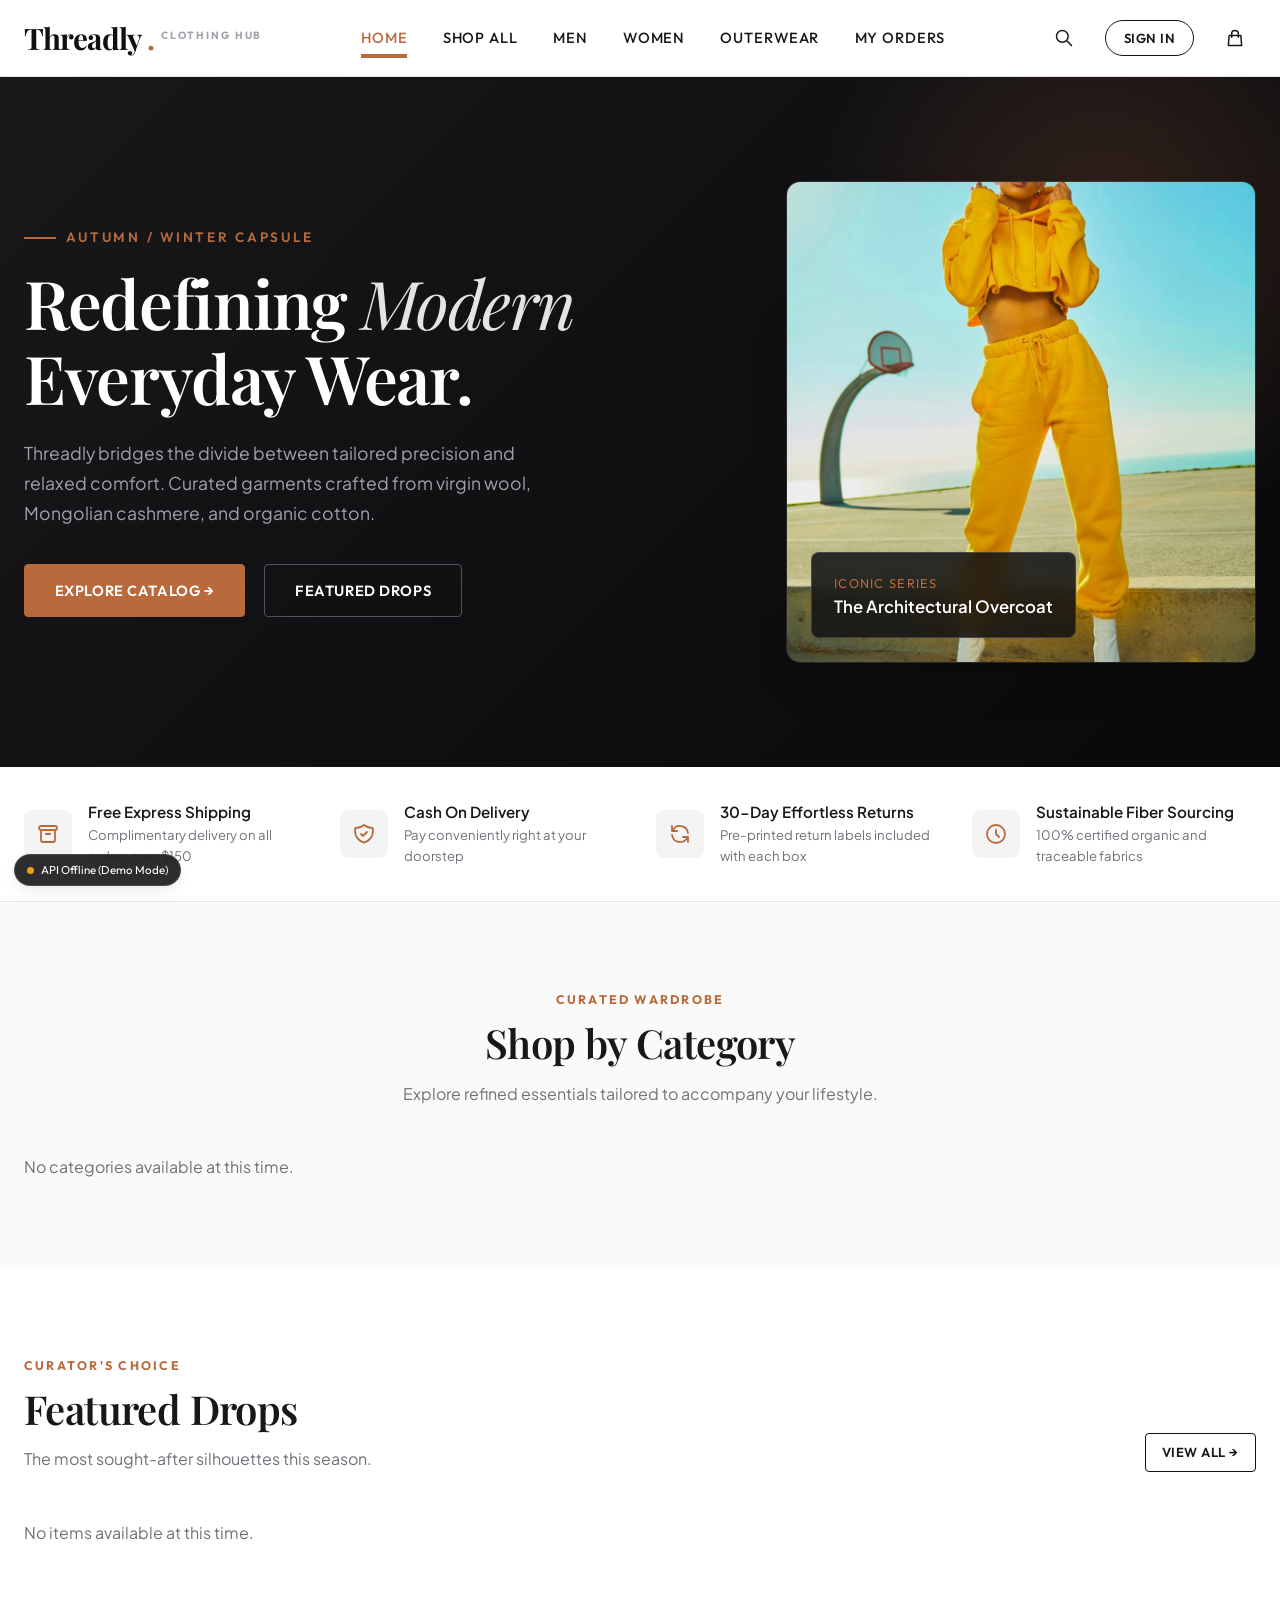
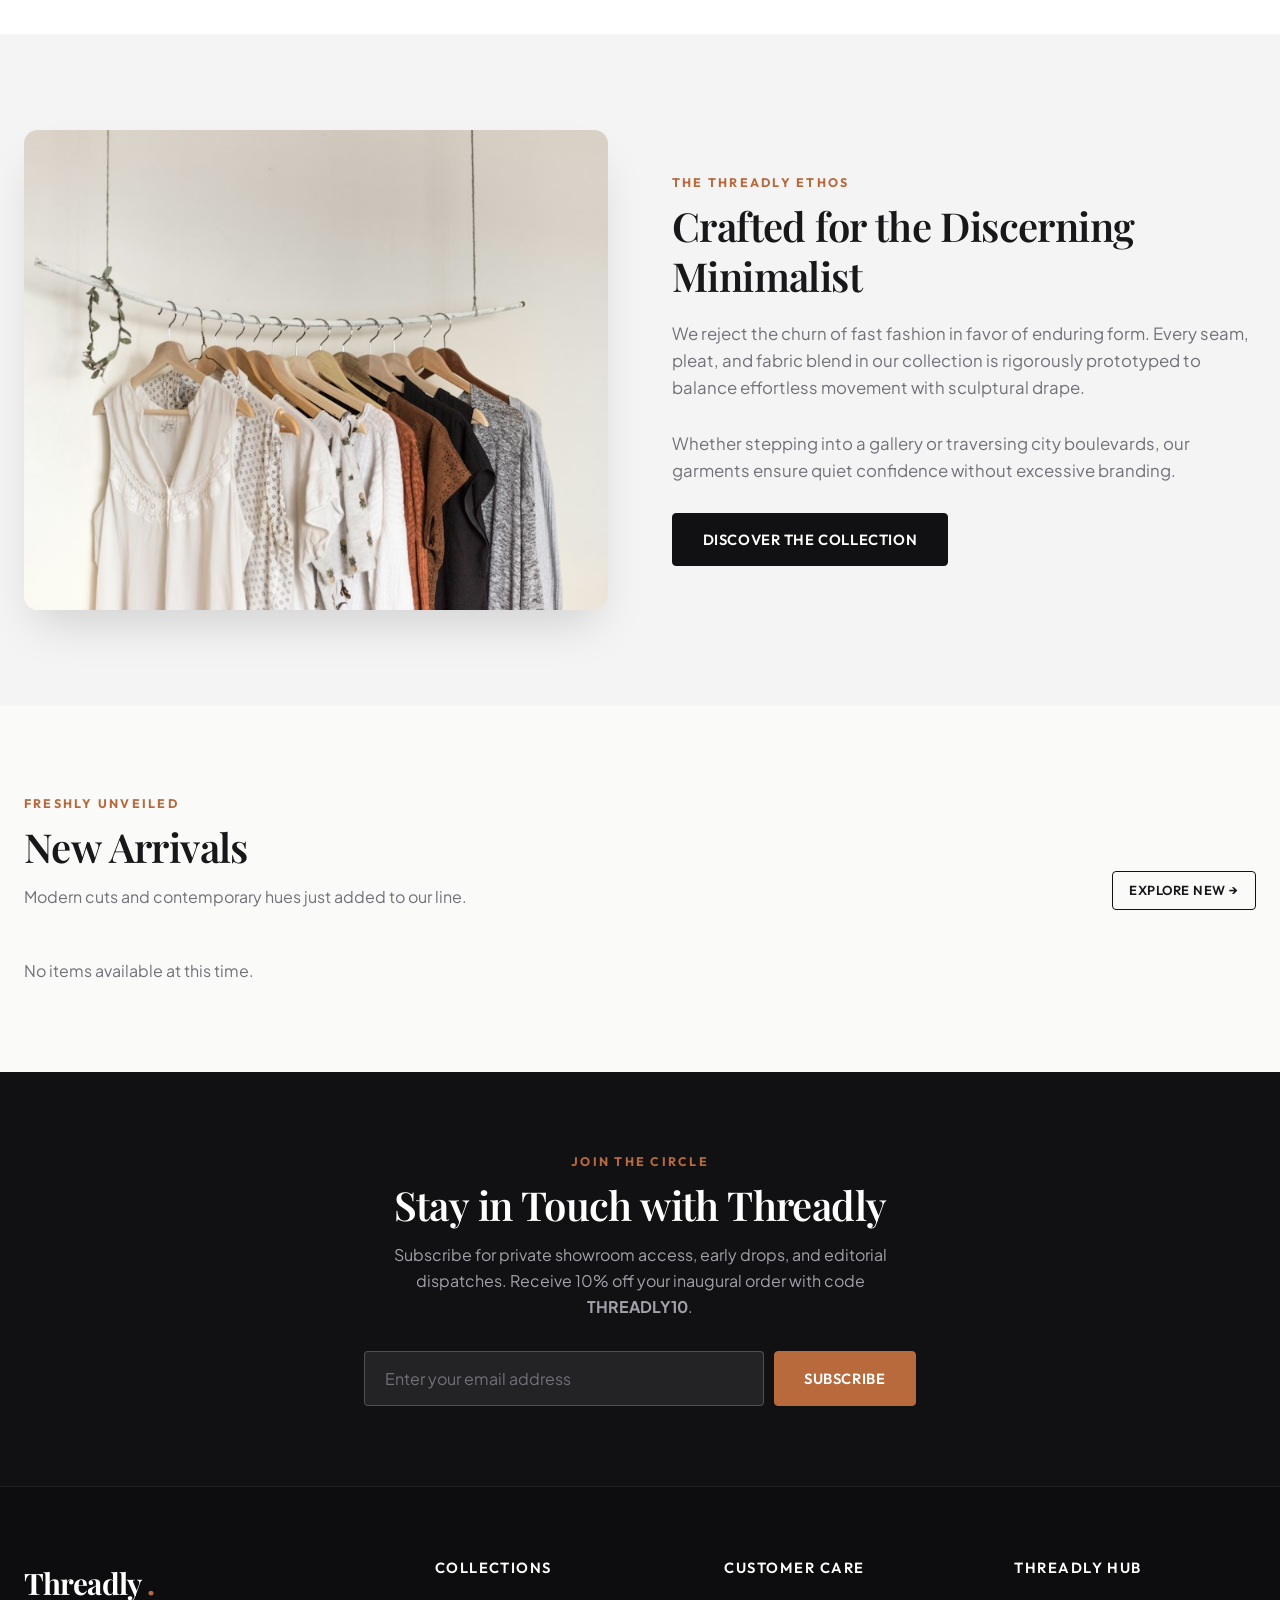
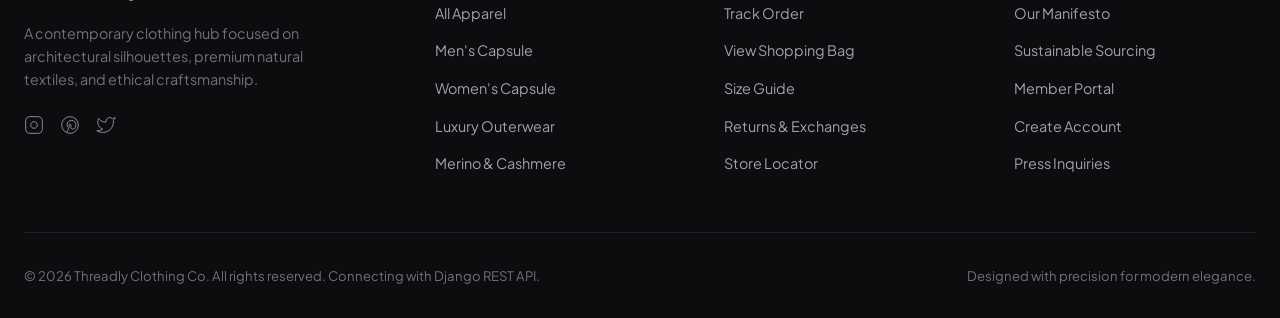
<file: task1_ecom_frontend/index.html>
<!DOCTYPE html>
<html lang="en">
<head>
  <meta charset="UTF-8">
  <meta name="viewport" content="width=device-width, initial-scale=1.0">
  <title>Threadly — Thoughtfully Designed Apparel & Modern Essentials</title>
  <meta name="description" content="Discover Threadly: A curated clothing hub engineered for effortless modern elegance, superior natural fabrics, and timeless silhouettes.">
  <link rel="stylesheet" href="css/style.css">
  <link rel="icon" href="data:image/svg+xml,<svg xmlns='http://www.w3.org/2000/svg' viewBox='0 0 100 100'><text y='.9em' font-size='90'>✦</text></svg>">
</head>
<body>

  <!-- Site Navigation -->
  <header class="site-header">
    <div class="container header-inner">
      <!-- Brand Logo -->
      <a href="index.html" class="brand-logo" aria-label="Threadly Homepage">
        Threadly<span class="logo-dot">.</span>
        <span class="brand-subtext">Clothing Hub</span>
      </a>

      <!-- Desktop Nav -->
      <nav class="nav-menu" aria-label="Primary Navigation">
        <a href="index.html" class="nav-link active">Home</a>
        <a href="shop.html" class="nav-link">Shop All</a>
        <a href="shop.html?gender=Men" class="nav-link">Men</a>
        <a href="shop.html?gender=Women" class="nav-link">Women</a>
        <a href="shop.html?category=outerwear" class="nav-link">Outerwear</a>
        <a href="orders.html" class="nav-link">My Orders</a>
      </nav>

      <!-- Utility Actions -->
      <div class="header-actions">
        <!-- Search Quick Link -->
        <a href="shop.html" class="icon-btn" title="Search catalog" aria-label="Search catalog">
          <svg fill="none" stroke="currentColor" viewBox="0 0 24 24">
            <path stroke-linecap="round" stroke-linejoin="round" d="M21 21l-6-6m2-5a7 7 0 11-14 0 7 7 0 0114 0z"/>
          </svg>
        </a>

        <!-- Auth Section (Dynamically updated via auth.js) -->
        <div id="navbar-auth-section">
          <a href="login.html" class="btn btn-outline btn-sm" style="border-radius: var(--radius-full);">Sign In</a>
        </div>

        <!-- Cart Bag Trigger -->
        <a href="cart.html" class="icon-btn" title="Shopping Bag" aria-label="Shopping Bag">
          <svg fill="none" stroke="currentColor" viewBox="0 0 24 24">
            <path stroke-linecap="round" stroke-linejoin="round" d="M16 11V7a4 4 0 00-8 0v4M5 9h14l1 12H4L5 9z"/>
          </svg>
          <span class="cart-badge" style="display: none;">0</span>
        </a>

        <!-- Mobile Hamburger Toggle -->
        <button id="hamburger-btn" class="hamburger-btn" aria-label="Open Navigation Menu">
          <span></span>
          <span></span>
          <span></span>
        </button>
      </div>
    </div>
  </header>

  <!-- Mobile Drawer -->
  <div id="mobile-nav-drawer" class="mobile-nav-drawer" role="dialog" aria-modal="true">
    <div class="mobile-drawer-content">
      <button id="mobile-drawer-close" class="mobile-drawer-close" aria-label="Close Navigation Menu">&times;</button>
      <div class="brand-logo" style="margin-bottom: 1rem;">
        Threadly<span class="logo-dot">.</span>
      </div>
      <nav class="mobile-nav-links">
        <a href="index.html">Home</a>
        <a href="shop.html">Shop All</a>
        <a href="shop.html?gender=Men">Men's Wardrobe</a>
        <a href="shop.html?gender=Women">Women's Wardrobe</a>
        <a href="orders.html">Order History</a>
        <a href="cart.html">Shopping Bag</a>
        <a href="login.html">Sign In / Register</a>
      </nav>
    </div>
  </div>

  <main>
    <!-- Hero Banner -->
    <section class="hero-section">
      <div class="hero-bg-accent"></div>
      <div class="container hero-grid">
        <div class="hero-text-content">
          <div class="hero-subtitle">Autumn / Winter Capsule</div>
          <h1 class="hero-title">Redefining <em>Modern</em> Everyday Wear.</h1>
          <p class="hero-description">
            Threadly bridges the divide between tailored precision and relaxed comfort. Curated garments crafted from virgin wool, Mongolian cashmere, and organic cotton.
          </p>
          <div class="hero-actions">
            <a href="shop.html" class="btn btn-accent">Explore Catalog &rarr;</a>
            <a href="#featured" class="btn btn-outline">Featured Drops</a>
          </div>
        </div>

        <div class="hero-image-wrapper">
          <div class="hero-image-card">
            <img src="public/images/hero.jpg" alt="Editorial fashion portrait featuring Threadly coat" onerror="this.onerror=null; this.src='public/images/default.jpg'">
            <div class="hero-image-badge">
              <span class="hero-badge-title">Iconic Series</span>
              <div class="hero-badge-sub">The Architectural Overcoat</div>
            </div>
          </div>
        </div>
      </div>
    </section>

    <!-- Value Propositions Strip -->
    <aside class="features-strip" aria-label="Store Benefits">
      <div class="container features-grid">
        <div class="feature-item">
          <div class="feature-icon">
            <svg fill="none" stroke="currentColor" viewBox="0 0 24 24">
              <path stroke-linecap="round" stroke-linejoin="round" stroke-width="1.8" d="M5 8h14M5 8a2 2 0 110-4h14a2 2 0 110 4M5 8v10a2 2 0 002 2h10a2 2 0 002-2V8m-9 4h4"/>
            </svg>
          </div>
          <div class="feature-text">
            <h4>Free Express Shipping</h4>
            <p>Complimentary delivery on all orders over $150</p>
          </div>
        </div>

        <div class="feature-item">
          <div class="feature-icon">
            <svg fill="none" stroke="currentColor" viewBox="0 0 24 24">
              <path stroke-linecap="round" stroke-linejoin="round" stroke-width="1.8" d="M9 12l2 2 4-4m5.618-4.016A11.955 11.955 0 0112 2.944a11.955 11.955 0 01-8.618 3.04A12.02 12.02 0 003 9c0 5.591 3.824 10.29 9 11.622 5.176-1.332 9-6.03 9-11.622 0-1.042-.133-2.052-.382-3.016z"/>
            </svg>
          </div>
          <div class="feature-text">
            <h4>Cash On Delivery</h4>
            <p>Pay conveniently right at your doorstep</p>
          </div>
        </div>

        <div class="feature-item">
          <div class="feature-icon">
            <svg fill="none" stroke="currentColor" viewBox="0 0 24 24">
              <path stroke-linecap="round" stroke-linejoin="round" stroke-width="1.8" d="M4 4v5h.582m15.356 2A8.001 8.001 0 004.582 9m0 0H9m11 11v-5h-.581m0 0a8.003 8.003 0 01-15.357-2m15.357 2H15"/>
            </svg>
          </div>
          <div class="feature-text">
            <h4>30-Day Effortless Returns</h4>
            <p>Pre-printed return labels included with each box</p>
          </div>
        </div>

        <div class="feature-item">
          <div class="feature-icon">
            <svg fill="none" stroke="currentColor" viewBox="0 0 24 24">
              <path stroke-linecap="round" stroke-linejoin="round" stroke-width="1.8" d="M12 8v4l3 3m6-3a9 9 0 11-18 0 9 9 0 0118 0z"/>
            </svg>
          </div>
          <div class="feature-text">
            <h4>Sustainable Fiber Sourcing</h4>
            <p>100% certified organic and traceable fabrics</p>
          </div>
        </div>
      </div>
    </aside>

    <!-- Shop by Category Section -->
    <section class="categories-section">
      <div class="container">
        <div class="section-header text-center">
          <span class="section-subtitle">Curated Wardrobe</span>
          <h2 class="section-title">Shop by Category</h2>
          <p>Explore refined essentials tailored to accompany your lifestyle.</p>
        </div>

        <div id="home-categories-grid" class="categories-grid">
          <!-- Populated dynamically via JS -->
          <div class="skeleton" style="height: 320px;"></div>
          <div class="skeleton" style="height: 320px;"></div>
          <div class="skeleton" style="height: 320px;"></div>
          <div class="skeleton" style="height: 320px;"></div>
        </div>
      </div>
    </section>

    <!-- Featured Products Section -->
    <section id="featured" class="products-section">
      <div class="container">
        <div class="section-header" style="display: flex; justify-content: space-between; align-items: flex-end; flex-wrap: wrap; gap: 1rem;">
          <div>
            <span class="section-subtitle">Curator's Choice</span>
            <h2 class="section-title">Featured Drops</h2>
            <p>The most sought-after silhouettes this season.</p>
          </div>
          <a href="shop.html" class="btn btn-outline btn-sm">View All &rarr;</a>
        </div>

        <div id="home-featured-grid" class="products-grid">
          <!-- Populated dynamically via JS -->
          <div class="skeleton" style="height: 380px;"></div>
          <div class="skeleton" style="height: 380px;"></div>
          <div class="skeleton" style="height: 380px;"></div>
          <div class="skeleton" style="height: 380px;"></div>
        </div>
      </div>
    </section>

    <!-- Editorial Story Split -->
    <section class="editorial-section">
      <div class="container editorial-grid">
        <div class="editorial-image-frame">
          <img src="public/images/editorial.jpg" alt="Editorial fashion shoot showing minimalist drape" onerror="this.onerror=null; this.src='public/images/default.jpg'">
        </div>
        <div class="editorial-content">
          <span class="section-subtitle">The Threadly Ethos</span>
          <h2>Crafted for the Discerning Minimalist</h2>
          <p>
            We reject the churn of fast fashion in favor of enduring form. Every seam, pleat, and fabric blend in our collection is rigorously prototyped to balance effortless movement with sculptural drape.
          </p>
          <p>
            Whether stepping into a gallery or traversing city boulevards, our garments ensure quiet confidence without excessive branding.
          </p>
          <a href="shop.html" class="btn btn-primary">Discover the Collection</a>
        </div>
      </div>
    </section>

    <!-- New Arrivals Section -->
    <section class="products-section" style="background-color: var(--bg-page);">
      <div class="container">
        <div class="section-header" style="display: flex; justify-content: space-between; align-items: flex-end; flex-wrap: wrap; gap: 1rem;">
          <div>
            <span class="section-subtitle">Freshly Unveiled</span>
            <h2 class="section-title">New Arrivals</h2>
            <p>Modern cuts and contemporary hues just added to our line.</p>
          </div>
          <a href="shop.html?ordering=-created_at" class="btn btn-outline btn-sm">Explore New &rarr;</a>
        </div>

        <div id="home-new-arrivals-grid" class="products-grid">
          <!-- Populated dynamically via JS -->
          <div class="skeleton" style="height: 380px;"></div>
          <div class="skeleton" style="height: 380px;"></div>
          <div class="skeleton" style="height: 380px;"></div>
          <div class="skeleton" style="height: 380px;"></div>
        </div>
      </div>
    </section>

    <!-- Newsletter Section -->
    <section class="newsletter-section">
      <div class="container newsletter-box">
        <span class="section-subtitle" style="color: var(--accent);">Join The Circle</span>
        <h2>Stay in Touch with Threadly</h2>
        <p>Subscribe for private showroom access, early drops, and editorial dispatches. Receive 10% off your inaugural order with code <strong>THREADLY10</strong>.</p>
        <form id="newsletter-form" class="newsletter-form">
          <input type="email" id="newsletter-email" class="newsletter-input" placeholder="Enter your email address" required>
          <button type="submit" class="btn btn-accent">Subscribe</button>
        </form>
      </div>
    </section>
  </main>

  <!-- Site Footer -->
  <footer class="site-footer">
    <div class="container">
      <div class="footer-grid">
        <div class="footer-brand">
          <a href="index.html" class="brand-logo">Threadly<span class="logo-dot">.</span></a>
          <p class="footer-desc">
            A contemporary clothing hub focused on architectural silhouettes, premium natural textiles, and ethical craftsmanship.
          </p>
          <div class="footer-socials">
            <a href="#" aria-label="Instagram">
              <svg width="20" height="20" fill="none" stroke="currentColor" viewBox="0 0 24 24"><rect width="20" height="20" x="2" y="2" rx="5" ry="5"/><path d="M16 11.37A4 4 0 1112.63 8 4 4 0 0116 11.37z"/><line x1="17.5" x2="17.51" y1="6.5" y2="6.5"/></svg>
            </a>
            <a href="#" aria-label="Pinterest">
              <svg width="20" height="20" fill="none" stroke="currentColor" viewBox="0 0 24 24"><circle cx="12" cy="12" r="10"/><path d="M8 21s2.5-4 3-7c-.5-1 0-3 1-3s1.5 1.5 1 3c-.5 2 1 3 2.5 3 2.5 0 3.5-3 3.5-5.5 0-3-2-5-5-5-3.5 0-5.5 2.5-5.5 5.5 0 1 .5 2 1 2.5"/></svg>
            </a>
            <a href="#" aria-label="Twitter">
              <svg width="20" height="20" fill="none" stroke="currentColor" viewBox="0 0 24 24"><path d="M23 3a10.9 10.9 0 01-3.14 1.53 4.48 4.48 0 00-7.86 3v1A10.66 10.66 0 013 4s-4 9 5 13a11.64 11.64 0 01-7 2c9 5 20 0 20-11.5a4.5 4.5 0 00-.08-.83A7.72 7.72 0 0023 3z"/></svg>
            </a>
          </div>
        </div>

        <div class="footer-col">
          <h4>Collections</h4>
          <ul class="footer-links">
            <li><a href="shop.html">All Apparel</a></li>
            <li><a href="shop.html?gender=Men">Men's Capsule</a></li>
            <li><a href="shop.html?gender=Women">Women's Capsule</a></li>
            <li><a href="shop.html?category=outerwear">Luxury Outerwear</a></li>
            <li><a href="shop.html?category=knitwear">Merino & Cashmere</a></li>
          </ul>
        </div>

        <div class="footer-col">
          <h4>Customer Care</h4>
          <ul class="footer-links">
            <li><a href="orders.html">Track Order</a></li>
            <li><a href="cart.html">View Shopping Bag</a></li>
            <li><a href="shop.html">Size Guide</a></li>
            <li><a href="orders.html">Returns & Exchanges</a></li>
            <li><a href="index.html#featured">Store Locator</a></li>
          </ul>
        </div>

        <div class="footer-col">
          <h4>Threadly Hub</h4>
          <ul class="footer-links">
            <li><a href="index.html">Our Manifesto</a></li>
            <li><a href="index.html">Sustainable Sourcing</a></li>
            <li><a href="login.html">Member Portal</a></li>
            <li><a href="register.html">Create Account</a></li>
            <li><a href="shop.html">Press Inquiries</a></li>
          </ul>
        </div>
      </div>

      <div class="footer-bottom">
        <div>&copy; 2026 Threadly Clothing Co. All rights reserved. Connecting with Django REST API.</div>
        <div>Designed with precision for modern elegance.</div>
      </div>
    </div>
  </footer>

  <!-- Scripts -->
  <script type="module" src="js/api.js"></script>
  <script type="module" src="js/auth.js"></script>
  <script type="module" src="js/cart.js"></script>
  <script type="module">
    import { categoriesAPI, productsAPI, normalizeImageUrl, formatCurrency, showToast } from './js/api.js';

    // 1. Load Categories
    async function initCategories() {
      const container = document.getElementById('home-categories-grid');
      if (!container) return;

      try {
        const data = await categoriesAPI.getAll();
        const categories = Array.isArray(data) ? data : (data?.results || data?.value || []);

        if (categories.length > 0) {
          container.innerHTML = categories.slice(0, 4).map(cat => `
            <a href="shop.html?category=${encodeURIComponent(cat.name || cat.slug || cat.id)}" class="category-card">
              <img src="${normalizeImageUrl(cat.image, cat.slug)}" alt="${cat.name}" onerror="this.onerror=null; this.src='public/images/default.jpg'">
              <div class="category-overlay">
                <h3 class="category-name">${cat.name}</h3>
                <span class="category-link-text">Shop Category &rarr;</span>
              </div>
            </a>
          `).join('');
        } else {
          container.innerHTML = '<p class="text-muted">No categories available at this time.</p>';
        }
      } catch (e) {
        console.warn('Failed to load home categories', e);
        // Show fallback even on error - ensure images have fallback sources
        container.innerHTML = '<p class="text-muted">Failed to load categories. Showing placeholder content.</p>';
      }
    }

    // 2. Load Featured Products
    async function initFeatured() {
      const container = document.getElementById('home-featured-grid');
      if (!container) return;

      try {
        const data = await productsAPI.getFeatured();
        const items = Array.isArray(data) ? data : (data?.results || data?.value || []);

        renderProductCards(container, items.slice(0, 4));
      } catch (e) {
        console.warn('Failed to load featured drops', e);
        // Show fallback with default product images on error
        container.innerHTML = '<p class="text-muted">No featured products available at this time.</p>';
      }
    }

    // 3. Load New Arrivals
    async function initNewArrivals() {
      const container = document.getElementById('home-new-arrivals-grid');
      if (!container) return;

      try {
        const data = await productsAPI.getAll({ ordering: '-created_at' });
        const items = Array.isArray(data) ? data : (data?.results || data?.value || []);

        renderProductCards(container, items.slice(0, 4));
      } catch (e) {
        console.warn('Failed to load new arrivals', e);
        // Show fallback on error
        container.innerHTML = '<p class="text-muted">No new arrivals available at this time.</p>';
      }
    }

    function renderProductCards(container, products) {
      if (!products || products.length === 0) {
        container.innerHTML = '<p class="text-muted">No items available at this time.</p>';
        return;
      }

      container.innerHTML = products.map(product => {
        const priceRaw = parseFloat(product.price || 0);
        const discountPriceRaw = product.discount_price ? parseFloat(product.discount_price) : null;
        const currentPrice = discountPriceRaw || product.effective_price || priceRaw;
        const originalPrice = (discountPriceRaw && priceRaw > currentPrice) ? priceRaw : null;
        const discountPct = originalPrice ? Math.round(((originalPrice - currentPrice) / originalPrice) * 100) : 0;

        const img = normalizeImageUrl(product.image_url || product.image || product.images?.[0]?.image, product.slug);
        const catName = product.category_name || (typeof product.category === 'object' ? product.category?.name : product.category) || 'Collection';

        return `
          <article class="product-card">
            <div class="product-image-container">
              <div class="product-badges">
                ${discountPct > 0 ? `<span class="badge badge-sale">-${discountPct}%</span>` : ''}
                ${product.is_featured || product.featured ? `<span class="badge badge-featured">Featured</span>` : ''}
              </div>
              <a href="product.html?id=${product.id}">
                <img class="product-image" src="${img}" alt="${product.name}" onerror="this.onerror=null; this.src='public/images/default.jpg'">
              </a>
              <div class="product-card-actions">
                <a href="product.html?id=${product.id}" class="btn btn-primary btn-block btn-sm">
                  View Details
                </a>
              </div>
            </div>
            <div class="product-info">
              <span class="product-category-tag">${catName}</span>
              <h3 class="product-title">
                <a href="product.html?id=${product.id}">${product.name}</a>
              </h3>
              <div class="product-pricing">
                <span class="product-price">${formatCurrency(currentPrice)}</span>
                ${originalPrice ? `<span class="product-original-price">${formatCurrency(originalPrice)}</span>` : ''}
              </div>
            </div>
          </article>
        `;
      }).join('');
    }

    // Newsletter submit
    document.getElementById('newsletter-form')?.addEventListener('submit', (e) => {
      e.preventDefault();
      const input = document.getElementById('newsletter-email');
      if (input && input.value) {
        showToast('Thank you for subscribing to Threadly!');
        input.value = '';
      }
    });

    // Theme toggle functionality
    const prefersDark = window.matchMedia('(prefers-color-scheme: dark)').matches;
    const htmlElement = document.documentElement;
    htmlElement.setAttribute('data-theme', prefersDark ? 'dark' : 'light');

    // Theme toggle button
    const createThemeToggle = () => {
      const toggle = document.createElement('button');
      toggle.id = 'theme-toggle';
      toggle.ariaLabel = 'Toggle dark mode'
      toggle.innerHTML = `<svg width="20" height="20" fill="none" stroke="currentColor" viewBox="0 0 24 24"><path stroke-linecap="round" stroke-linejoin="round" stroke-width="2" d="M20.354 15.354A9 9 0 018.646 8.646m11.355 1.353l-4.316 4.315M15 12a3 3 0 11-6 0 3 3 0 016 0z"/></svg>`;
      toggle.style.cssText = `
        position: fixed;
        top: 1.5rem;
        right: 1.5rem;
        width: 44px;
        height: 44px;
        border-radius: var(--radius-full);
        background: var(--bg-surface);
        border: 1px solid var(--border-light);
        color: var(--text-main);
        display: flex;
        align-items: center;
        justify-content: center;
        z-index: 3000;
        cursor: pointer;
        transition: all var(--transition-fast);
        font-size: 1rem;
      `;
      toggle.style.cssText += `
        &:hover {
          background: var(--accent);
          color: #fff;
          border-color: var(--accent);
          transform: scale(1.1);
        }
      `;
      toggle.addEventListener('click', () => {
        const current = htmlElement.getAttribute('data-theme');
        const newTheme = current === 'dark' ? 'light' : 'dark';
        htmlElement.setAttribute('data-theme', newTheme);
        // Save preference to localStorage
        localStorage.setItem('threadly-theme', newTheme);
      });
      return toggle;
    };

    // Apply saved preference or system preference
    // Hero section is ensured visible on load
    const initPage = async () => {
      // Ensure hero section is visible
      const heroSection = document.querySelector('.hero-section');
      if (heroSection) {
        heroSection.style.opacity = '1';
        heroSection.style.transform = 'translateY(0)';
      }

      // Initialize home page data
      await initCategories();
      await initFeatured();
      await initNewArrivals();
    };

    if (document.readyState === 'loading') {
      document.addEventListener('DOMContentLoaded', initPage);
    } else {
      initPage();
    }
  </script>
</body>
</html>
</file>
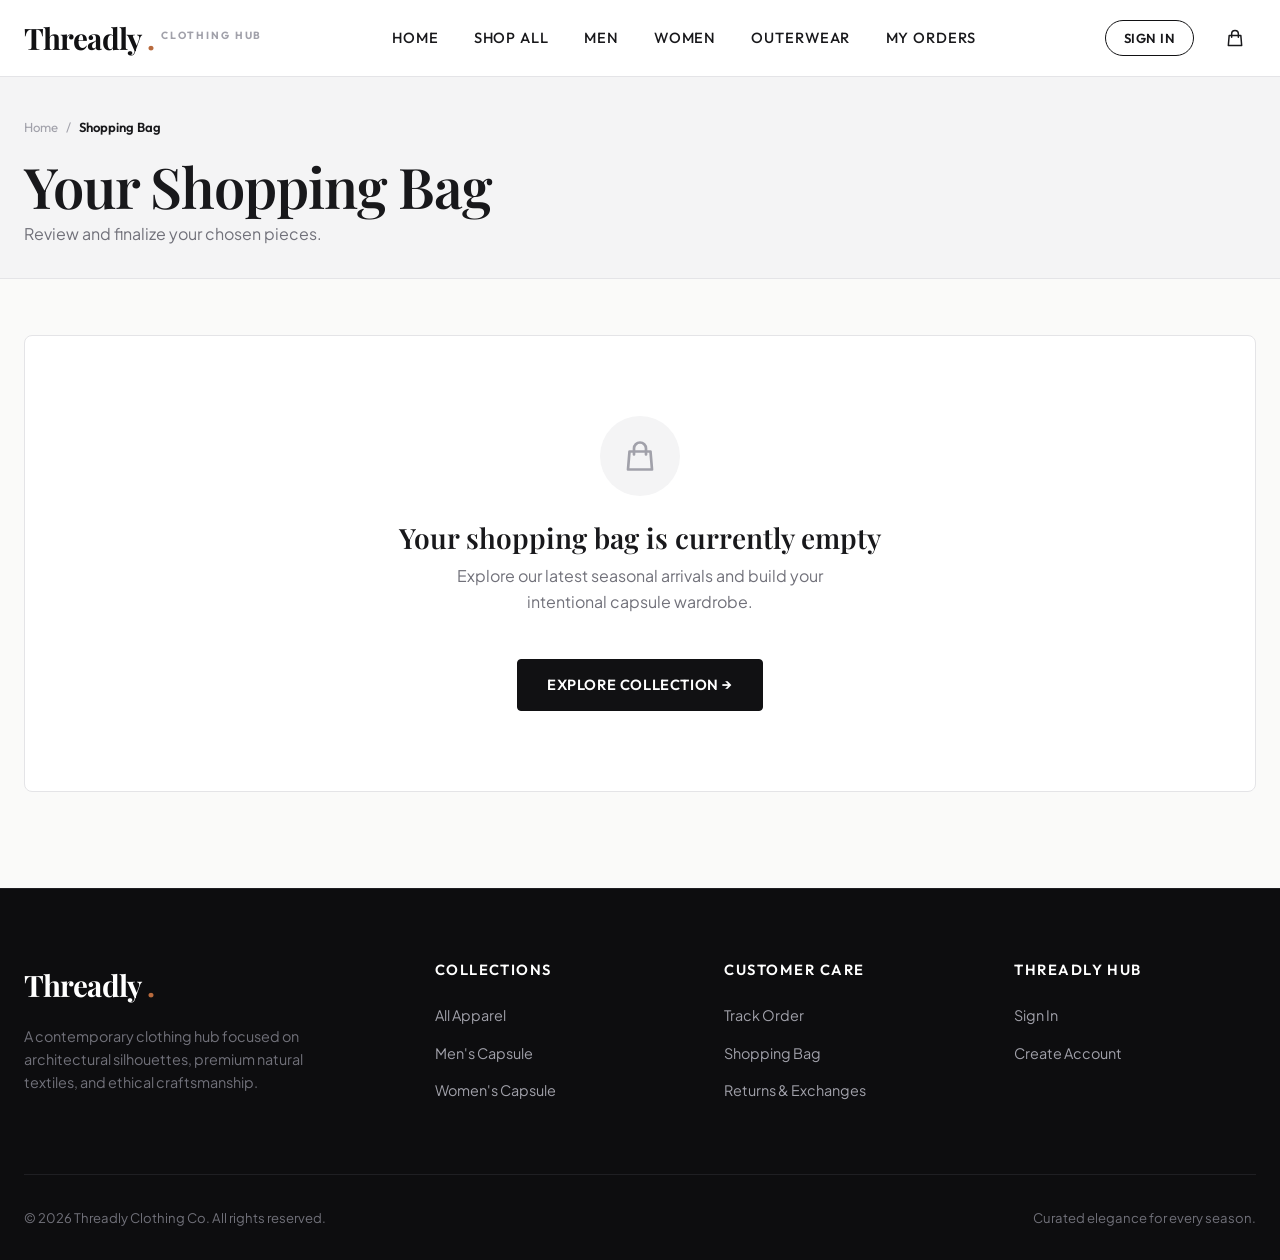
<file: task1_ecom_frontend/cart.html>
<!DOCTYPE html>
<html lang="en">
<head>
  <meta charset="UTF-8">
  <meta name="viewport" content="width=device-width, initial-scale=1.0">
  <title>Your Shopping Bag — Threadly</title>
  <meta name="description" content="Review your selected Threadly items, update quantities, apply coupon codes, and proceed to secure checkout.">
  <link rel="stylesheet" href="css/style.css">
  <link rel="icon" href="data:image/svg+xml,<svg xmlns='http://www.w3.org/2000/svg' viewBox='0 0 100 100'><text y='.9em' font-size='90'>✦</text></svg>">
</head>
<body>

  <!-- Site Navigation -->
  <header class="site-header">
    <div class="container header-inner">
      <a href="index.html" class="brand-logo" aria-label="Threadly Homepage">
        Threadly<span class="logo-dot">.</span>
        <span class="brand-subtext">Clothing Hub</span>
      </a>

      <nav class="nav-menu" aria-label="Primary Navigation">
        <a href="index.html" class="nav-link">Home</a>
        <a href="shop.html" class="nav-link">Shop All</a>
        <a href="shop.html?gender=Men" class="nav-link">Men</a>
        <a href="shop.html?gender=Women" class="nav-link">Women</a>
        <a href="shop.html?category=outerwear" class="nav-link">Outerwear</a>
        <a href="orders.html" class="nav-link">My Orders</a>
      </nav>

      <div class="header-actions">
        <div id="navbar-auth-section">
          <a href="login.html" class="btn btn-outline btn-sm" style="border-radius: var(--radius-full);">Sign In</a>
        </div>

        <a href="cart.html" class="icon-btn" title="Shopping Bag" aria-label="Shopping Bag">
          <svg fill="none" stroke="currentColor" viewBox="0 0 24 24">
            <path stroke-linecap="round" stroke-linejoin="round" d="M16 11V7a4 4 0 00-8 0v4M5 9h14l1 12H4L5 9z"/>
          </svg>
          <span class="cart-badge" style="display: none;">0</span>
        </a>

        <button id="hamburger-btn" class="hamburger-btn" aria-label="Open Navigation Menu">
          <span></span>
          <span></span>
          <span></span>
        </button>
      </div>
    </div>
  </header>

  <!-- Mobile Drawer -->
  <div id="mobile-nav-drawer" class="mobile-nav-drawer" role="dialog" aria-modal="true">
    <div class="mobile-drawer-content">
      <button id="mobile-drawer-close" class="mobile-drawer-close" aria-label="Close Navigation Menu">&times;</button>
      <div class="brand-logo" style="margin-bottom: 1rem;">
        Threadly<span class="logo-dot">.</span>
      </div>
      <nav class="mobile-nav-links">
        <a href="index.html">Home</a>
        <a href="shop.html">Shop All</a>
        <a href="shop.html?gender=Men">Men's Wardrobe</a>
        <a href="shop.html?gender=Women">Women's Wardrobe</a>
        <a href="orders.html">Order History</a>
        <a href="cart.html">Shopping Bag</a>
        <a href="login.html">Sign In / Register</a>
      </nav>
    </div>
  </div>

  <main>
    <div style="background-color: var(--bg-muted); padding: 2.5rem 0 2rem; border-bottom: 1px solid var(--border-light);">
      <div class="container">
        <nav class="breadcrumbs" aria-label="Breadcrumb">
          <a href="index.html">Home</a>
          <span>/</span>
          <span style="color: var(--text-main); font-weight: 600;">Shopping Bag</span>
        </nav>
        <h1>Your Shopping Bag</h1>
        <p>Review and finalize your chosen pieces.</p>
      </div>
    </div>

    <section class="cart-section">
      <div class="container">
        <!-- Empty State Container -->
        <div id="cart-empty-state" class="empty-state" style="display: none;">
          <div class="empty-state-icon">
            <svg fill="none" stroke="currentColor" viewBox="0 0 24 24">
              <path stroke-linecap="round" stroke-linejoin="round" stroke-width="1.8" d="M16 11V7a4 4 0 00-8 0v4M5 9h14l1 12H4L5 9z"/>
            </svg>
          </div>
          <h3>Your shopping bag is currently empty</h3>
          <p>Explore our latest seasonal arrivals and build your intentional capsule wardrobe.</p>
          <a href="shop.html" class="btn btn-primary" style="margin-top: 1rem;">Explore Collection &rarr;</a>
        </div>

        <!-- Populated Cart Layout -->
        <div id="cart-content-wrapper" class="cart-layout">
          <!-- Left: Items Table -->
          <div class="cart-table-card">
            <table class="cart-table">
              <thead>
                <tr>
                  <th>Product</th>
                  <th>Price</th>
                  <th>Quantity</th>
                  <th>Total</th>
                  <th></th>
                </tr>
              </thead>
              <tbody id="cart-items-container">
                <!-- Dynamically rendered via cart.js -->
              </tbody>
            </table>
          </div>

          <!-- Right: Order Summary -->
          <aside class="summary-card" aria-label="Order Summary">
            <h3 class="summary-title">Summary</h3>

            <div class="summary-row">
              <span>Bag Subtotal</span>
              <span id="summary-subtotal" class="font-accent" style="font-weight: 600;">$0.00</span>
            </div>

            <div class="summary-row">
              <span>Estimated Shipping</span>
              <span id="summary-shipping" class="font-accent">FREE</span>
            </div>

            <div id="summary-discount-row" class="summary-row" style="display: none; color: var(--accent);">
              <span>Promo Discount (10%)</span>
              <span id="summary-discount" class="font-accent">-$0.00</span>
            </div>

            <form id="coupon-form" class="promo-form">
              <input type="text" id="coupon-input" class="promo-input" placeholder="Coupon Code (e.g. THREADLY10)">
              <button type="submit" class="btn btn-secondary btn-sm">Apply</button>
            </form>

            <div class="summary-row total-row">
              <span>Total</span>
              <span id="summary-total" class="total-amount">$0.00</span>
            </div>

            <a href="checkout.html" class="btn btn-primary btn-block" style="margin-top: 1.5rem; padding: 1rem;">
              Proceed to Checkout &rarr;
            </a>

            <div style="margin-top: 1.5rem; font-size: 0.8rem; color: var(--text-light); line-height: 1.5; text-align: center;">
              Free delivery on orders over $150. Cash on delivery available.
            </div>
          </aside>
        </div>
      </div>
    </section>
  </main>

  <!-- Site Footer -->
  <footer class="site-footer">
    <div class="container">
      <div class="footer-grid">
        <div class="footer-brand">
          <a href="index.html" class="brand-logo">Threadly<span class="logo-dot">.</span></a>
          <p class="footer-desc">
            A contemporary clothing hub focused on architectural silhouettes, premium natural textiles, and ethical craftsmanship.
          </p>
        </div>
        <div class="footer-col">
          <h4>Collections</h4>
          <ul class="footer-links">
            <li><a href="shop.html">All Apparel</a></li>
            <li><a href="shop.html?gender=Men">Men's Capsule</a></li>
            <li><a href="shop.html?gender=Women">Women's Capsule</a></li>
          </ul>
        </div>
        <div class="footer-col">
          <h4>Customer Care</h4>
          <ul class="footer-links">
            <li><a href="orders.html">Track Order</a></li>
            <li><a href="cart.html">Shopping Bag</a></li>
            <li><a href="orders.html">Returns & Exchanges</a></li>
          </ul>
        </div>
        <div class="footer-col">
          <h4>Threadly Hub</h4>
          <ul class="footer-links">
            <li><a href="login.html">Sign In</a></li>
            <li><a href="register.html">Create Account</a></li>
          </ul>
        </div>
      </div>
      <div class="footer-bottom">
        <div>&copy; 2026 Threadly Clothing Co. All rights reserved.</div>
        <div>Curated elegance for every season.</div>
      </div>
    </div>
  </footer>

  <!-- Scripts -->
  <script type="module" src="js/api.js"></script>
  <script type="module" src="js/auth.js"></script>
  <script type="module" src="js/cart.js"></script>
</body>
</html>
</file>
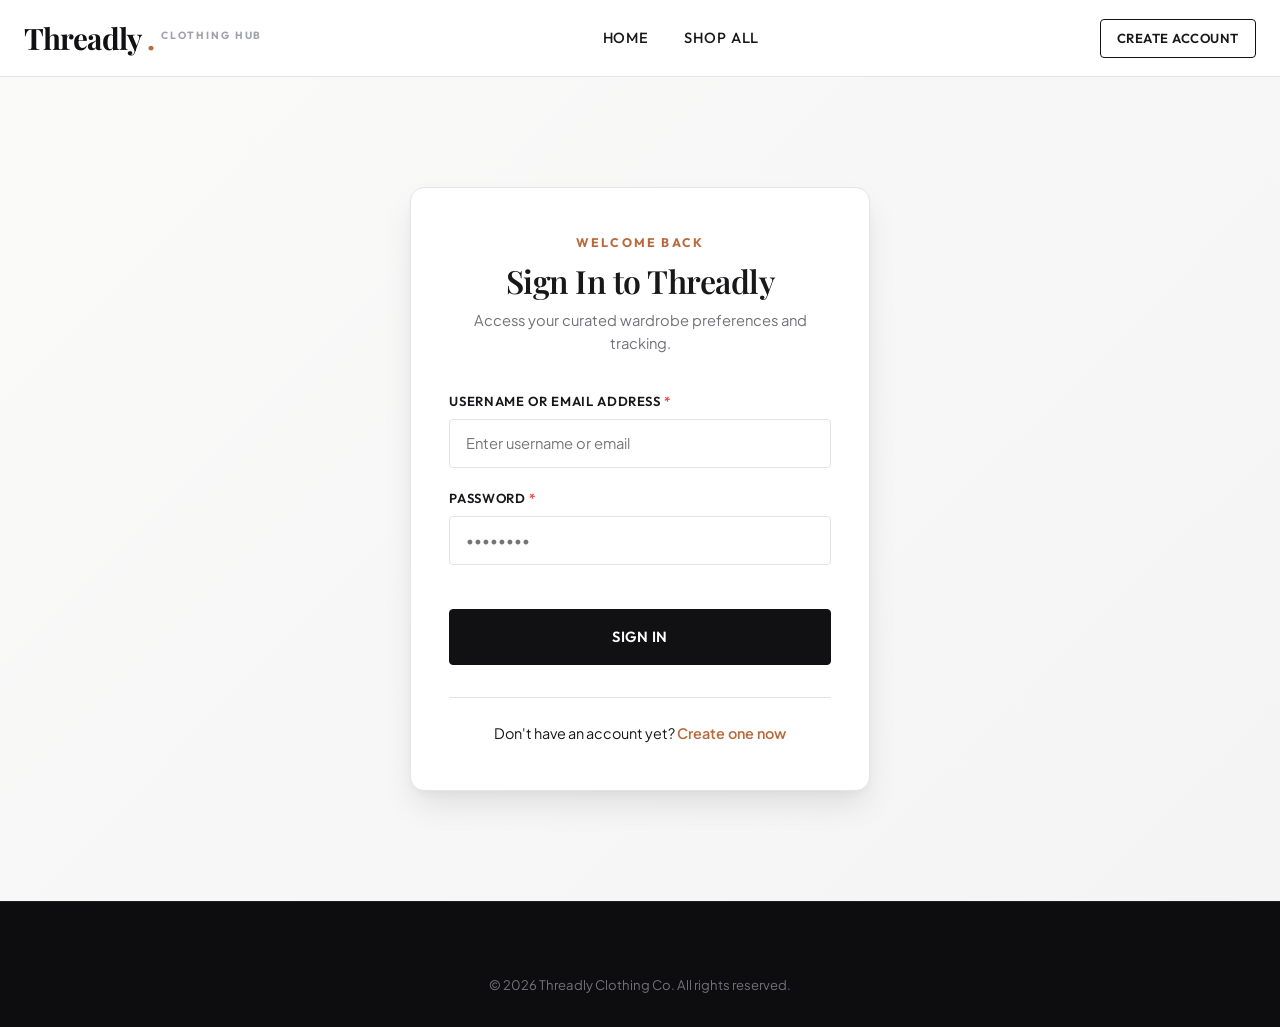
<file: task1_ecom_frontend/checkout.html>
<!DOCTYPE html>
<html lang="en">
<head>
  <meta charset="UTF-8">
  <meta name="viewport" content="width=device-width, initial-scale=1.0">
  <title>Checkout & Finalize Order — Threadly</title>
  <meta name="description" content="Secure checkout for Threadly fashion apparel. Complete your shipping destination for Cash on Delivery dispatch.">
  <link rel="stylesheet" href="css/style.css">
  <link rel="icon" href="data:image/svg+xml,<svg xmlns='http://www.w3.org/2000/svg' viewBox='0 0 100 100'><text y='.9em' font-size='90'>✦</text></svg>">
</head>
<body>

  <!-- Site Navigation -->
  <header class="site-header">
    <div class="container header-inner">
      <a href="index.html" class="brand-logo" aria-label="Threadly Homepage">
        Threadly<span class="logo-dot">.</span>
        <span class="brand-subtext">Clothing Hub</span>
      </a>

      <nav class="nav-menu" aria-label="Primary Navigation">
        <a href="index.html" class="nav-link">Home</a>
        <a href="shop.html" class="nav-link">Shop All</a>
        <a href="orders.html" class="nav-link">My Orders</a>
      </nav>

      <div class="header-actions">
        <div id="navbar-auth-section">
          <!-- Populated by auth.js -->
        </div>

        <a href="cart.html" class="icon-btn" title="Shopping Bag" aria-label="Shopping Bag">
          <svg fill="none" stroke="currentColor" viewBox="0 0 24 24">
            <path stroke-linecap="round" stroke-linejoin="round" d="M16 11V7a4 4 0 00-8 0v4M5 9h14l1 12H4L5 9z"/>
          </svg>
          <span class="cart-badge" style="display: none;">0</span>
        </a>
      </div>
    </div>
  </header>

  <main>
    <div style="background-color: var(--bg-muted); padding: 2.5rem 0 2rem; border-bottom: 1px solid var(--border-light);">
      <div class="container">
        <nav class="breadcrumbs" aria-label="Breadcrumb">
          <a href="index.html">Home</a>
          <span>/</span>
          <a href="cart.html">Shopping Bag</a>
          <span>/</span>
          <span style="color: var(--text-main); font-weight: 600;">Checkout</span>
        </nav>
        <h1>Secure Checkout</h1>
        <p>Enter your delivery destination and confirm your order.</p>
      </div>
    </div>

    <section class="checkout-section">
      <div class="container">
        <div class="checkout-grid">
          <!-- Left Column: Shipping & Payment Form -->
          <div>
            <form id="checkout-form" class="checkout-form-box">
              <div id="checkout-error-alert" class="auth-alert error"></div>

              <h3>1. Shipping Information</h3>
              <div class="form-grid">
                <div class="form-group full-width">
                  <label for="shipping-name" class="form-label">Recipient Full Name <span class="required">*</span></label>
                  <input type="text" id="shipping-name" class="form-control" placeholder="e.g. Sophia Laurent" required>
                </div>

                <div class="form-group full-width">
                  <label for="shipping-address" class="form-label">Delivery Street Address <span class="required">*</span></label>
                  <input type="text" id="shipping-address" class="form-control" placeholder="Apartment, suite, street address" required>
                </div>

                <div class="form-group">
                  <label for="shipping-city" class="form-label">City / District <span class="required">*</span></label>
                  <input type="text" id="shipping-city" class="form-control" placeholder="e.g. New York, London, Paris" required>
                </div>

                <div class="form-group">
                  <label for="shipping-phone" class="form-label">Phone Contact <span class="required">*</span></label>
                  <input type="tel" id="shipping-phone" class="form-control" placeholder="+1 (555) 019-2834" required>
                </div>
              </div>

              <h3 style="margin-top: 2.5rem;">2. Payment Method</h3>
              <div class="payment-method-card">
                <input type="radio" id="payment-cod" name="payment_method" value="COD" checked>
                <div>
                  <label for="payment-cod" class="payment-method-title">Cash on Delivery (COD)</label>
                  <p class="payment-method-desc">Pay directly in cash when our courier arrives with your delivery. No upfront online transaction required.</p>
                </div>
              </div>

              <button id="place-order-btn" type="submit" class="btn btn-primary btn-block" style="margin-top: 2rem; padding: 1.1rem;">
                Place Order &rarr;
              </button>
            </form>
          </div>

          <!-- Right Column: Order Summary Review -->
          <aside class="summary-card" aria-label="Order Items Summary">
            <h3 class="summary-title">Order Review</h3>

            <div id="checkout-items-list">
              <!-- Rendered via checkout.js -->
            </div>

            <div class="summary-row" style="margin-top: 1.5rem;">
              <span>Subtotal</span>
              <span id="checkout-subtotal" class="font-accent" style="font-weight: 600;">$0.00</span>
            </div>

            <div class="summary-row">
              <span>Standard Courier Delivery</span>
              <span id="checkout-shipping" class="font-accent">FREE</span>
            </div>

            <div class="summary-row total-row">
              <span>Total Payable</span>
              <span id="checkout-total" class="total-amount">$0.00</span>
            </div>

            <div style="background-color: var(--bg-muted); padding: 1rem; border-radius: var(--radius-sm); margin-top: 1.5rem; font-size: 0.8rem; color: var(--text-muted); line-height: 1.5;">
              <strong>Guaranteed Authentic:</strong> Threadly garments are inspected by our quality artisans prior to dispatch.
            </div>
          </aside>
        </div>
      </div>
    </section>
  </main>

  <!-- Celebratory Order Success Modal -->
  <div id="order-success-modal" class="modal-overlay" role="dialog" aria-modal="true">
    <div class="modal-card">
      <div class="modal-success-icon">
        <svg fill="none" stroke="currentColor" viewBox="0 0 24 24">
          <path stroke-linecap="round" stroke-linejoin="round" stroke-width="2.5" d="M5 13l4 4L19 7"/>
        </svg>
      </div>
      <h2 style="font-size: 1.8rem; margin-bottom: 0.5rem;">Order Confirmed!</h2>
      <p style="color: var(--text-muted); margin-bottom: 1.25rem;">
        Thank you for choosing Threadly. Your order has been placed into our fulfillment pipeline.
      </p>

      <div style="background: var(--bg-muted); padding: 1rem; border-radius: var(--radius-sm); margin-bottom: 1.5rem; text-align: left; font-size: 0.88rem;">
        <div><strong>Order Reference:</strong> <span id="modal-order-number" style="color: var(--accent); font-weight: 700;">TH-000000</span></div>
        <div style="margin-top: 0.4rem;"><strong>Payment:</strong> Cash on Delivery</div>
        <div style="margin-top: 0.4rem; color: var(--text-muted); font-size: 0.8rem;" id="modal-shipping-summary"></div>
      </div>

      <div style="display: flex; gap: 0.75rem; justify-content: center; flex-wrap: wrap;">
        <a href="orders.html" class="btn btn-primary btn-sm">View Order History</a>
        <a href="shop.html" class="btn btn-outline btn-sm">Continue Shopping</a>
      </div>
    </div>
  </div>

  <!-- Site Footer -->
  <footer class="site-footer">
    <div class="container">
      <div class="footer-bottom" style="border: none; padding-top: 0;">
        <div>&copy; 2026 Threadly Clothing Co. All rights reserved.</div>
        <div>Secure 256-Bit SSL Checkout</div>
      </div>
    </div>
  </footer>

  <!-- Scripts -->
  <script type="module" src="js/api.js"></script>
  <script type="module" src="js/auth.js"></script>
  <script type="module" src="js/cart.js"></script>
  <script type="module" src="js/checkout.js"></script>
</body>
</html>
</file>
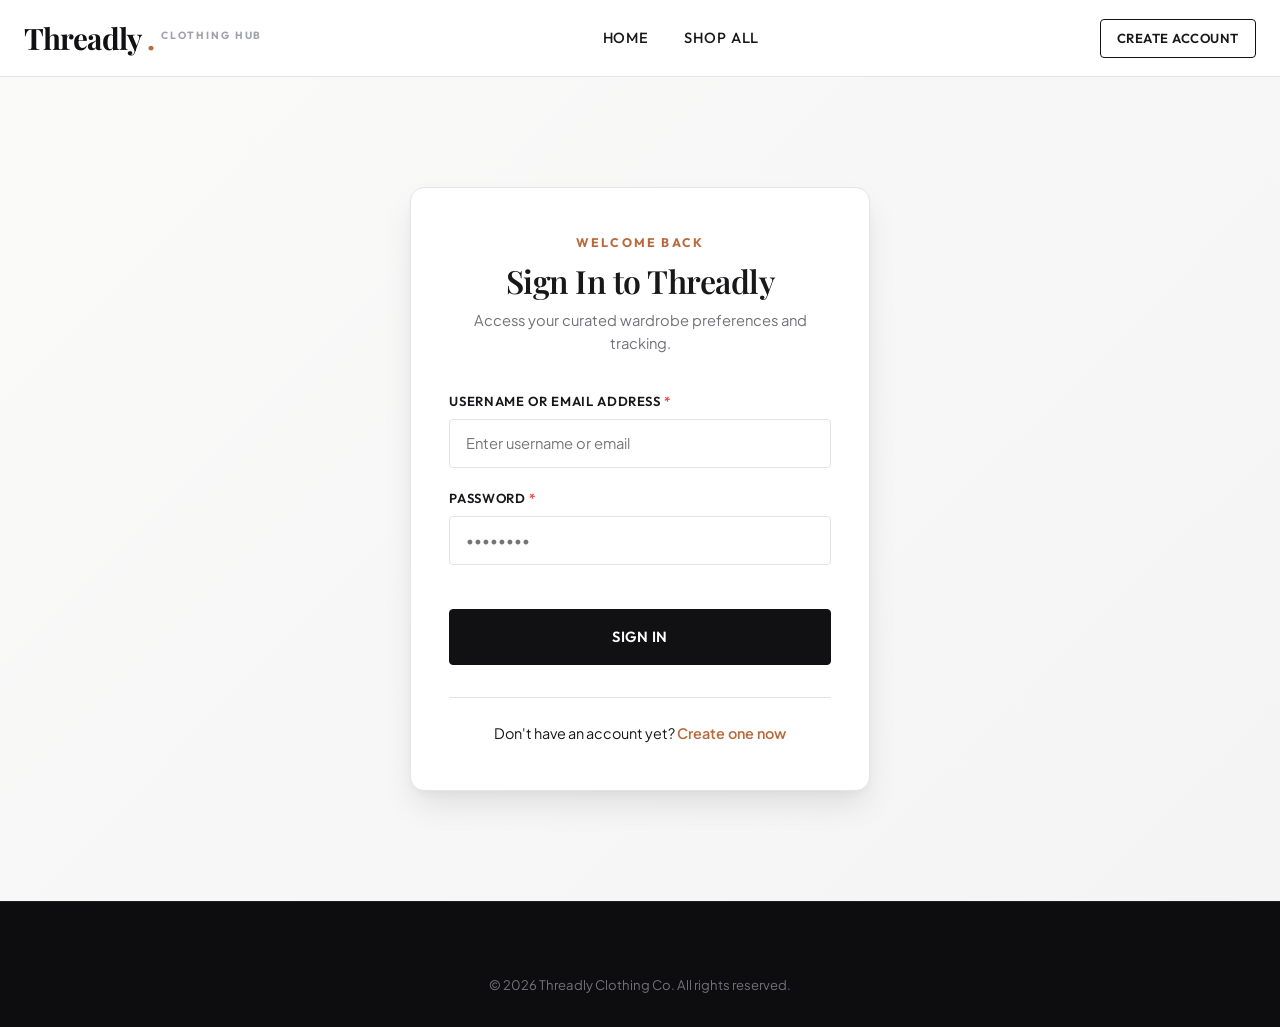
<file: task1_ecom_frontend/login.html>
<!DOCTYPE html>
<html lang="en">
<head>
  <meta charset="UTF-8">
  <meta name="viewport" content="width=device-width, initial-scale=1.0">
  <title>Member Sign In — Threadly</title>
  <meta name="description" content="Sign in to your Threadly account to access order tracking, member exclusives, and rapid checkout.">
  <link rel="stylesheet" href="css/style.css">
  <link rel="icon" href="data:image/svg+xml,<svg xmlns='http://www.w3.org/2000/svg' viewBox='0 0 100 100'><text y='.9em' font-size='90'>✦</text></svg>">
</head>
<body>

  <!-- Site Navigation -->
  <header class="site-header">
    <div class="container header-inner">
      <a href="index.html" class="brand-logo" aria-label="Threadly Homepage">
        Threadly<span class="logo-dot">.</span>
        <span class="brand-subtext">Clothing Hub</span>
      </a>

      <nav class="nav-menu" aria-label="Primary Navigation">
        <a href="index.html" class="nav-link">Home</a>
        <a href="shop.html" class="nav-link">Shop All</a>
      </nav>

      <div class="header-actions">
        <a href="register.html" class="btn btn-outline btn-sm">Create Account</a>
      </div>
    </div>
  </header>

  <main class="auth-page-container">
    <div class="auth-card">
      <div class="auth-header">
        <span class="section-subtitle">Welcome Back</span>
        <h2>Sign In to Threadly</h2>
        <p>Access your curated wardrobe preferences and tracking.</p>
      </div>

      <!-- Feedback Alert Box -->
      <div id="auth-alert" class="auth-alert"></div>

      <form id="login-form">
        <div class="form-group">
          <label for="username-input" class="form-label">Username or Email Address <span class="required">*</span></label>
          <input type="text" id="username-input" class="form-control" placeholder="Enter username or email" autocomplete="username" required>
        </div>

        <div class="form-group">
          <label for="password-input" class="form-label">Password <span class="required">*</span></label>
          <input type="password" id="password-input" class="form-control" placeholder="••••••••" autocomplete="current-password" required>
        </div>

        <button id="login-submit-btn" type="submit" class="btn btn-primary btn-block" style="margin-top: 1.5rem; padding: 0.95rem;">
          Sign In
        </button>
      </form>

      <div class="auth-footer">
        Don't have an account yet? <a href="register.html">Create one now</a>
      </div>
    </div>
  </main>

  <footer class="site-footer">
    <div class="container text-center">
      <div style="font-size: 0.82rem; color: #71717a;">
        &copy; 2026 Threadly Clothing Co. All rights reserved.
      </div>
    </div>
  </footer>

  <!-- Scripts -->
  <script type="module" src="js/api.js"></script>
  <script type="module" src="js/auth.js"></script>
  <script type="module" src="js/cart.js"></script>
</body>
</html>
</file>
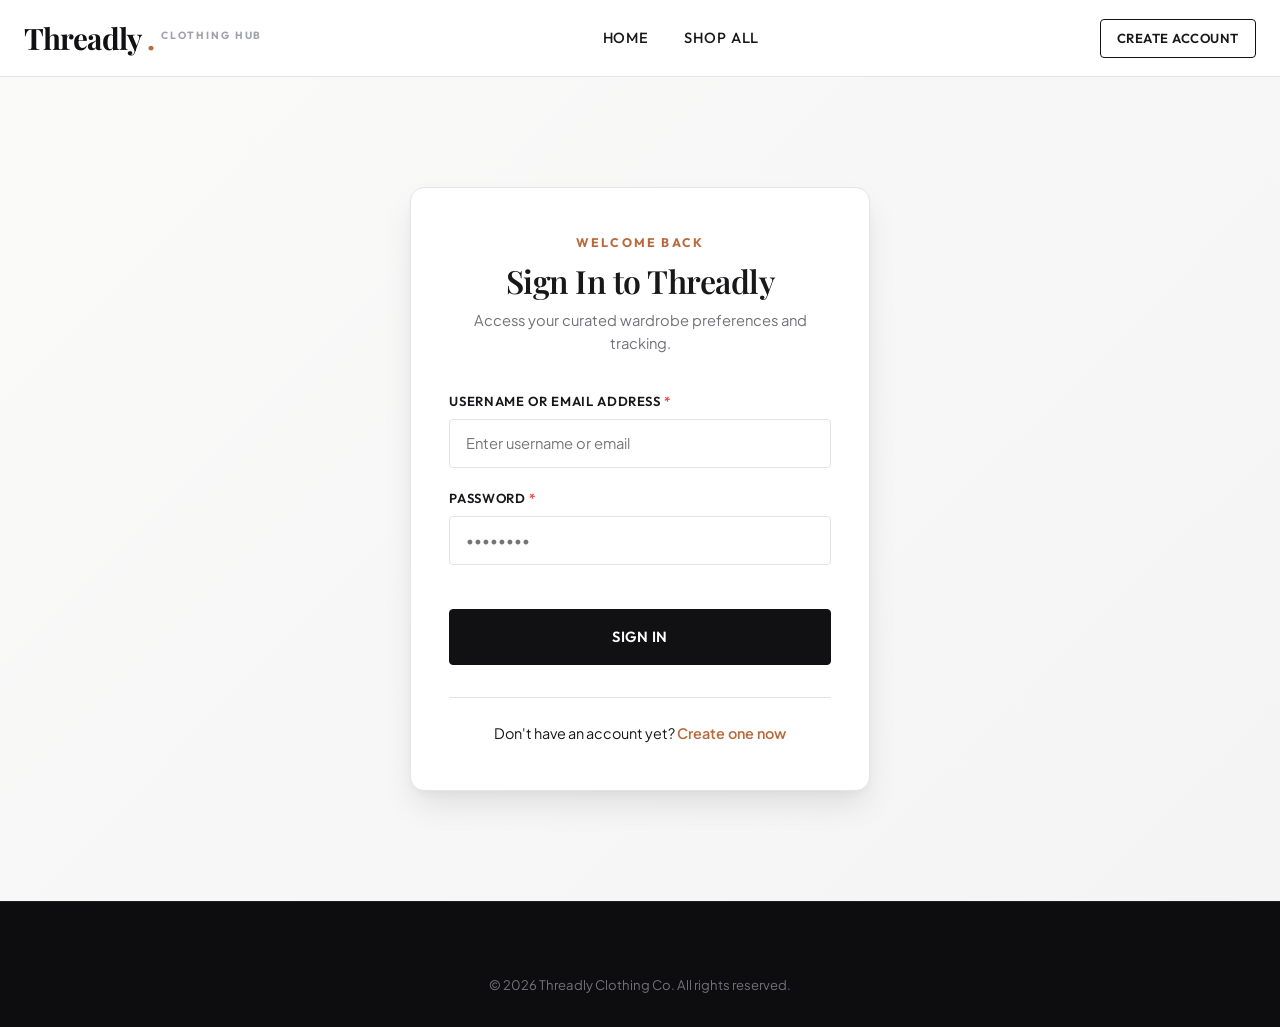
<file: task1_ecom_frontend/orders.html>
<!DOCTYPE html>
<html lang="en">
<head>
  <meta charset="UTF-8">
  <meta name="viewport" content="width=device-width, initial-scale=1.0">
  <title>Your Order History — Threadly</title>
  <meta name="description" content="View your past Threadly orders, package delivery tracking, and purchase receipts.">
  <link rel="stylesheet" href="css/style.css">
  <link rel="icon" href="data:image/svg+xml,<svg xmlns='http://www.w3.org/2000/svg' viewBox='0 0 100 100'><text y='.9em' font-size='90'>✦</text></svg>">
</head>
<body>

  <!-- Site Navigation -->
  <header class="site-header">
    <div class="container header-inner">
      <a href="index.html" class="brand-logo" aria-label="Threadly Homepage">
        Threadly<span class="logo-dot">.</span>
        <span class="brand-subtext">Clothing Hub</span>
      </a>

      <nav class="nav-menu" aria-label="Primary Navigation">
        <a href="index.html" class="nav-link">Home</a>
        <a href="shop.html" class="nav-link">Shop All</a>
        <a href="orders.html" class="nav-link active">My Orders</a>
      </nav>

      <div class="header-actions">
        <div id="navbar-auth-section">
          <!-- Populated by auth.js -->
        </div>

        <a href="cart.html" class="icon-btn" title="Shopping Bag" aria-label="Shopping Bag">
          <svg fill="none" stroke="currentColor" viewBox="0 0 24 24">
            <path stroke-linecap="round" stroke-linejoin="round" d="M16 11V7a4 4 0 00-8 0v4M5 9h14l1 12H4L5 9z"/>
          </svg>
          <span class="cart-badge" style="display: none;">0</span>
        </a>

        <button id="hamburger-btn" class="hamburger-btn" aria-label="Open Navigation Menu">
          <span></span>
          <span></span>
          <span></span>
        </button>
      </div>
    </div>
  </header>

  <!-- Mobile Drawer -->
  <div id="mobile-nav-drawer" class="mobile-nav-drawer" role="dialog" aria-modal="true">
    <div class="mobile-drawer-content">
      <button id="mobile-drawer-close" class="mobile-drawer-close" aria-label="Close Navigation Menu">&times;</button>
      <div class="brand-logo" style="margin-bottom: 1rem;">
        Threadly<span class="logo-dot">.</span>
      </div>
      <nav class="mobile-nav-links">
        <a href="index.html">Home</a>
        <a href="shop.html">Shop All</a>
        <a href="orders.html">Order History</a>
        <a href="cart.html">Shopping Bag</a>
        <a href="login.html">Sign In / Register</a>
      </nav>
    </div>
  </div>

  <main>
    <div style="background-color: var(--bg-muted); padding: 2.5rem 0 2rem; border-bottom: 1px solid var(--border-light);">
      <div class="container">
        <nav class="breadcrumbs" aria-label="Breadcrumb">
          <a href="index.html">Home</a>
          <span>/</span>
          <span style="color: var(--text-main); font-weight: 600;">My Orders</span>
        </nav>
        <h1>Order History</h1>
        <p>Review and monitor your placed garment consignments.</p>
      </div>
    </div>

    <section class="orders-section">
      <div class="container" style="max-width: 900px;">
        <div id="orders-list-container">
          <!-- Dynamically populated via orders.js -->
        </div>
      </div>
    </section>
  </main>

  <!-- Site Footer -->
  <footer class="site-footer">
    <div class="container">
      <div class="footer-grid">
        <div class="footer-brand">
          <a href="index.html" class="brand-logo">Threadly<span class="logo-dot">.</span></a>
          <p class="footer-desc">
            A contemporary clothing hub focused on architectural silhouettes, premium natural textiles, and ethical craftsmanship.
          </p>
        </div>
        <div class="footer-col">
          <h4>Collections</h4>
          <ul class="footer-links">
            <li><a href="shop.html">All Apparel</a></li>
            <li><a href="shop.html?gender=Men">Men's Capsule</a></li>
            <li><a href="shop.html?gender=Women">Women's Capsule</a></li>
          </ul>
        </div>
        <div class="footer-col">
          <h4>Customer Care</h4>
          <ul class="footer-links">
            <li><a href="orders.html">Track Order</a></li>
            <li><a href="cart.html">Shopping Bag</a></li>
            <li><a href="orders.html">Returns & Exchanges</a></li>
          </ul>
        </div>
        <div class="footer-col">
          <h4>Threadly Hub</h4>
          <ul class="footer-links">
            <li><a href="login.html">Sign In</a></li>
            <li><a href="register.html">Create Account</a></li>
          </ul>
        </div>
      </div>
      <div class="footer-bottom">
        <div>&copy; 2026 Threadly Clothing Co. All rights reserved.</div>
        <div>Curated elegance for every season.</div>
      </div>
    </div>
  </footer>

  <!-- Scripts -->
  <script type="module" src="js/api.js"></script>
  <script type="module" src="js/auth.js"></script>
  <script type="module" src="js/cart.js"></script>
  <script type="module" src="js/orders.js"></script>
</body>
</html>
</file>
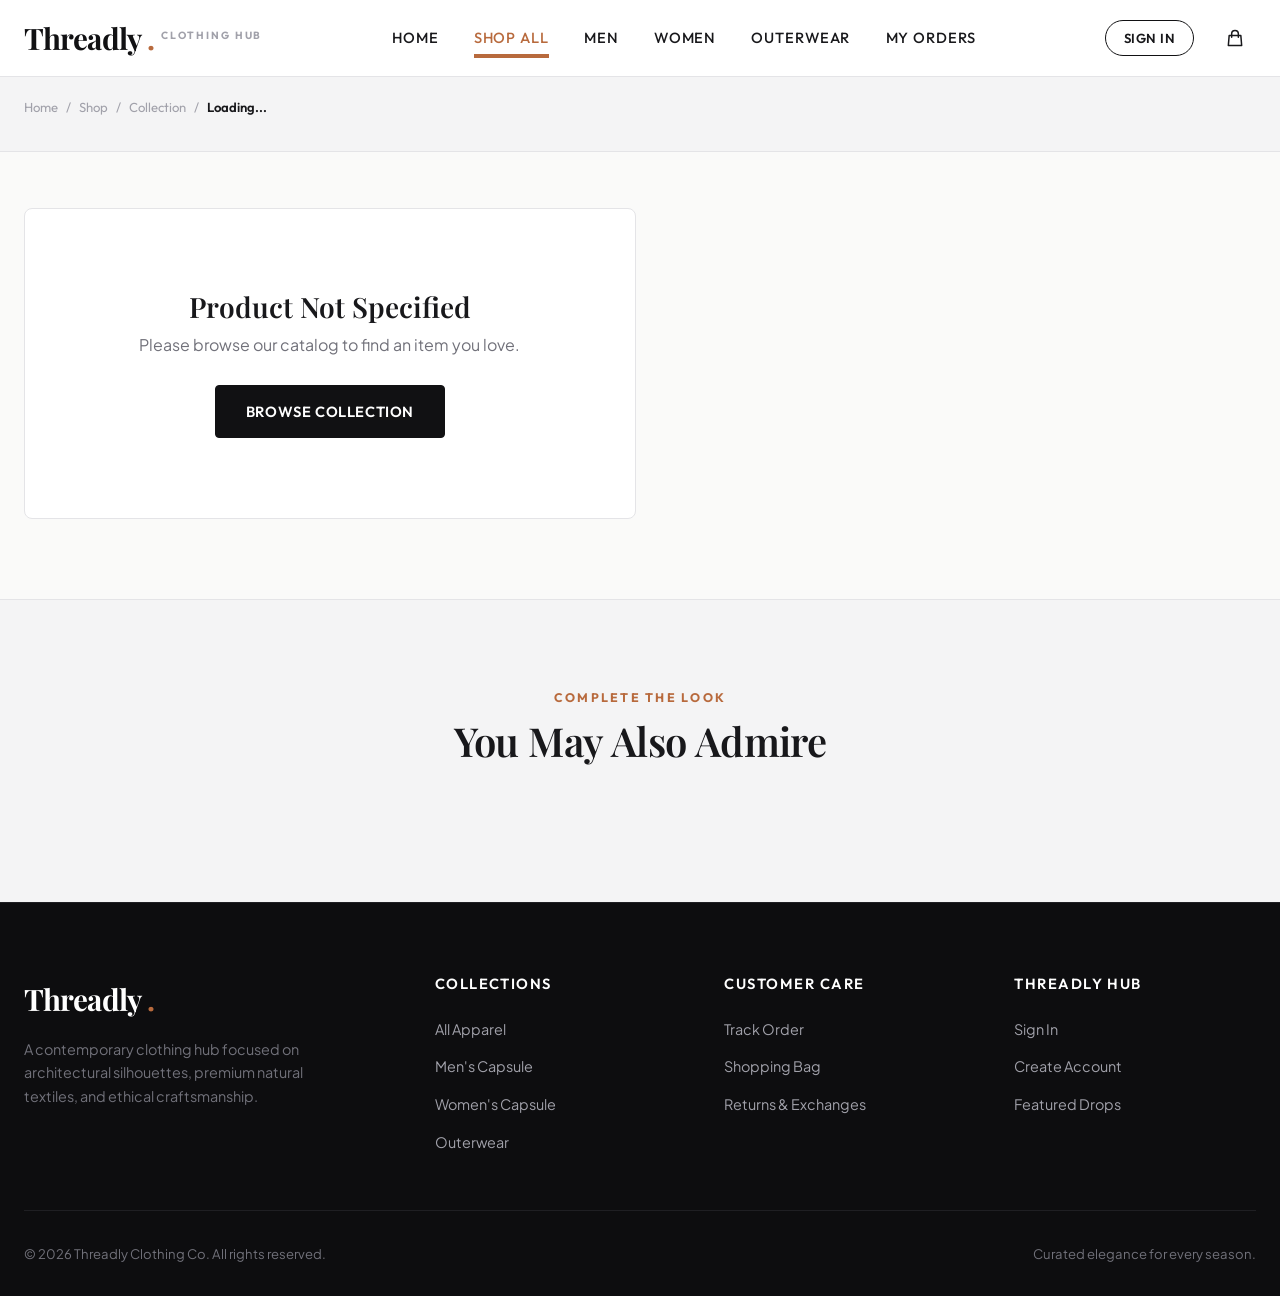
<file: task1_ecom_frontend/product.html>
<!DOCTYPE html>
<html lang="en">
<head>
  <meta charset="UTF-8">
  <meta name="viewport" content="width=device-width, initial-scale=1.0">
  <title>Product Details — Threadly</title>
  <meta name="description" content="Threadly luxury clothing item. Select your custom size and color variant with verified stock availability.">
  <link rel="stylesheet" href="css/style.css">
  <link rel="icon" href="data:image/svg+xml,<svg xmlns='http://www.w3.org/2000/svg' viewBox='0 0 100 100'><text y='.9em' font-size='90'>✦</text></svg>">
</head>
<body>

  <!-- Site Navigation -->
  <header class="site-header">
    <div class="container header-inner">
      <a href="index.html" class="brand-logo" aria-label="Threadly Homepage">
        Threadly<span class="logo-dot">.</span>
        <span class="brand-subtext">Clothing Hub</span>
      </a>

      <nav class="nav-menu" aria-label="Primary Navigation">
        <a href="index.html" class="nav-link">Home</a>
        <a href="shop.html" class="nav-link active">Shop All</a>
        <a href="shop.html?gender=Men" class="nav-link">Men</a>
        <a href="shop.html?gender=Women" class="nav-link">Women</a>
        <a href="shop.html?category=outerwear" class="nav-link">Outerwear</a>
        <a href="orders.html" class="nav-link">My Orders</a>
      </nav>

      <div class="header-actions">
        <div id="navbar-auth-section">
          <a href="login.html" class="btn btn-outline btn-sm" style="border-radius: var(--radius-full);">Sign In</a>
        </div>

        <a href="cart.html" class="icon-btn" title="Shopping Bag" aria-label="Shopping Bag">
          <svg fill="none" stroke="currentColor" viewBox="0 0 24 24">
            <path stroke-linecap="round" stroke-linejoin="round" d="M16 11V7a4 4 0 00-8 0v4M5 9h14l1 12H4L5 9z"/>
          </svg>
          <span class="cart-badge" style="display: none;">0</span>
        </a>

        <button id="hamburger-btn" class="hamburger-btn" aria-label="Open Navigation Menu">
          <span></span>
          <span></span>
          <span></span>
        </button>
      </div>
    </div>
  </header>

  <!-- Mobile Drawer -->
  <div id="mobile-nav-drawer" class="mobile-nav-drawer" role="dialog" aria-modal="true">
    <div class="mobile-drawer-content">
      <button id="mobile-drawer-close" class="mobile-drawer-close" aria-label="Close Navigation Menu">&times;</button>
      <div class="brand-logo" style="margin-bottom: 1rem;">
        Threadly<span class="logo-dot">.</span>
      </div>
      <nav class="mobile-nav-links">
        <a href="index.html">Home</a>
        <a href="shop.html">Shop All</a>
        <a href="shop.html?gender=Men">Men's Wardrobe</a>
        <a href="shop.html?gender=Women">Women's Wardrobe</a>
        <a href="orders.html">Order History</a>
        <a href="cart.html">Shopping Bag</a>
        <a href="login.html">Sign In / Register</a>
      </nav>
    </div>
  </div>

  <main>
    <!-- Breadcrumb Bar -->
    <div style="background-color: var(--bg-muted); padding: 1.25rem 0; border-bottom: 1px solid var(--border-light);">
      <div class="container">
        <nav class="breadcrumbs" aria-label="Breadcrumb">
          <a href="index.html">Home</a>
          <span>/</span>
          <a href="shop.html">Shop</a>
          <span>/</span>
          <a id="breadcrumb-category" href="shop.html">Collection</a>
          <span>/</span>
          <span id="breadcrumb-product-name" style="color: var(--text-main); font-weight: 600;">Loading...</span>
        </nav>
      </div>
    </div>

    <!-- Product Detail Section -->
    <section class="product-detail-section">
      <div id="product-detail-container" class="container product-detail-grid">
        <!-- Left: Image Gallery -->
        <div class="product-gallery">
          <div class="main-image-viewport">
            <img id="main-product-image" src="" alt="Product Showcase" loading="eager">
          </div>
          <div id="gallery-thumbnails" class="gallery-thumbnails">
            <!-- Dynamic thumbnails -->
          </div>
        </div>

        <!-- Right: Purchasing Controls -->
        <div class="product-detail-info">
          <span id="detail-category-tag" class="detail-category">Apparel</span>
          <h1 id="detail-title" class="detail-title">Loading Product...</h1>

          <!-- Price Display -->
          <div class="detail-price-row">
            <span id="detail-price" class="detail-price">$0.00</span>
            <span id="detail-original-price" class="detail-original-price" style="display: none;">$0.00</span>
            <span id="detail-discount-pill" class="product-discount-pill" style="display: none;">SAVE 0%</span>
          </div>

          <!-- Stock Indicator -->
          <div id="detail-stock-indicator" class="stock-indicator">
            <span class="stock-dot" style="background-color: var(--text-light);"></span>
            <span>Checking variant availability...</span>
          </div>

          <!-- Description -->
          <p id="detail-description" class="detail-description">
            Loading product description...
          </p>

          <!-- Color Selector -->
          <div class="selection-box">
            <div class="selection-title">
              <span>Select Color:</span>
              <span id="selected-color-label" class="selection-selected-val">None</span>
            </div>
            <div id="detail-color-container" class="detail-color-swatches">
              <!-- Rendered via product.js -->
            </div>
          </div>

          <!-- Size Selector -->
          <div class="selection-box">
            <div class="selection-title">
              <span>Select Size:</span>
              <span id="selected-size-label" class="selection-selected-val">Please choose a size</span>
            </div>
            <div id="detail-size-container" class="detail-size-grid">
              <!-- Rendered via product.js -->
            </div>
          </div>

          <!-- Quantity & Add to Cart -->
          <div class="selection-title" style="margin-top: 1rem;">Quantity:</div>
          <div class="purchase-row">
            <div class="qty-stepper">
              <button id="qty-minus" type="button" class="qty-btn" aria-label="Decrease quantity">&minus;</button>
              <input id="qty-input" type="number" class="qty-input" value="1" min="1">
              <button id="qty-plus" type="button" class="qty-btn" aria-label="Increase quantity">+</button>
            </div>

            <button id="btn-add-to-cart" type="button" class="btn btn-primary" style="flex: 2;">
              <svg width="20" height="20" fill="none" stroke="currentColor" viewBox="0 0 24 24">
                <path stroke-linecap="round" stroke-linejoin="round" stroke-width="2" d="M16 11V7a4 4 0 00-8 0v4M5 9h14l1 12H4L5 9z"/>
              </svg>
              Add to Bag
            </button>

            <button id="btn-buy-now" type="button" class="btn btn-accent" style="flex: 1;">
              Buy Now
            </button>
          </div>

          <!-- Garment Specs Accordion -->
          <div class="detail-accordion">
            <div class="accordion-item">
              <button type="button" class="accordion-header">
                <span>Fabric & Sustainability Care</span>
                <span>+</span>
              </button>
              <div class="accordion-content">
                Crafted from certified traceable natural fibers. Dry clean recommended for outerwear and knitwear. Wash gentle cold with like colors for cotton essentials.
              </div>
            </div>
            <div class="accordion-item">
              <button type="button" class="accordion-header">
                <span>Complimentary Shipping & Returns</span>
                <span>+</span>
              </button>
              <div class="accordion-content">
                Standard delivery takes 2-4 business days. Express next-day dispatch available. Enjoy 30-day effortless returns via our automated return portal.
              </div>
            </div>
          </div>
        </div>
      </div>
    </section>

    <!-- Related Products -->
    <section class="products-section" style="background-color: var(--bg-muted); border-top: 1px solid var(--border-light);">
      <div class="container">
        <div class="section-header text-center">
          <span class="section-subtitle">Complete The Look</span>
          <h2 class="section-title">You May Also Admire</h2>
        </div>
        <div id="related-products-grid" class="products-grid">
          <!-- Populated dynamically via product.js -->
        </div>
      </div>
    </section>
  </main>

  <!-- Site Footer -->
  <footer class="site-footer">
    <div class="container">
      <div class="footer-grid">
        <div class="footer-brand">
          <a href="index.html" class="brand-logo">Threadly<span class="logo-dot">.</span></a>
          <p class="footer-desc">
            A contemporary clothing hub focused on architectural silhouettes, premium natural textiles, and ethical craftsmanship.
          </p>
        </div>
        <div class="footer-col">
          <h4>Collections</h4>
          <ul class="footer-links">
            <li><a href="shop.html">All Apparel</a></li>
            <li><a href="shop.html?gender=Men">Men's Capsule</a></li>
            <li><a href="shop.html?gender=Women">Women's Capsule</a></li>
            <li><a href="shop.html?category=outerwear">Outerwear</a></li>
          </ul>
        </div>
        <div class="footer-col">
          <h4>Customer Care</h4>
          <ul class="footer-links">
            <li><a href="orders.html">Track Order</a></li>
            <li><a href="cart.html">Shopping Bag</a></li>
            <li><a href="orders.html">Returns & Exchanges</a></li>
          </ul>
        </div>
        <div class="footer-col">
          <h4>Threadly Hub</h4>
          <ul class="footer-links">
            <li><a href="login.html">Sign In</a></li>
            <li><a href="register.html">Create Account</a></li>
            <li><a href="index.html#featured">Featured Drops</a></li>
          </ul>
        </div>
      </div>
      <div class="footer-bottom">
        <div>&copy; 2026 Threadly Clothing Co. All rights reserved.</div>
        <div>Curated elegance for every season.</div>
      </div>
    </div>
  </footer>

  <!-- Scripts -->
  <script type="module" src="js/api.js"></script>
  <script type="module" src="js/auth.js"></script>
  <script type="module" src="js/cart.js"></script>
  <script type="module" src="js/product.js"></script>
</body>
</html>
</file>
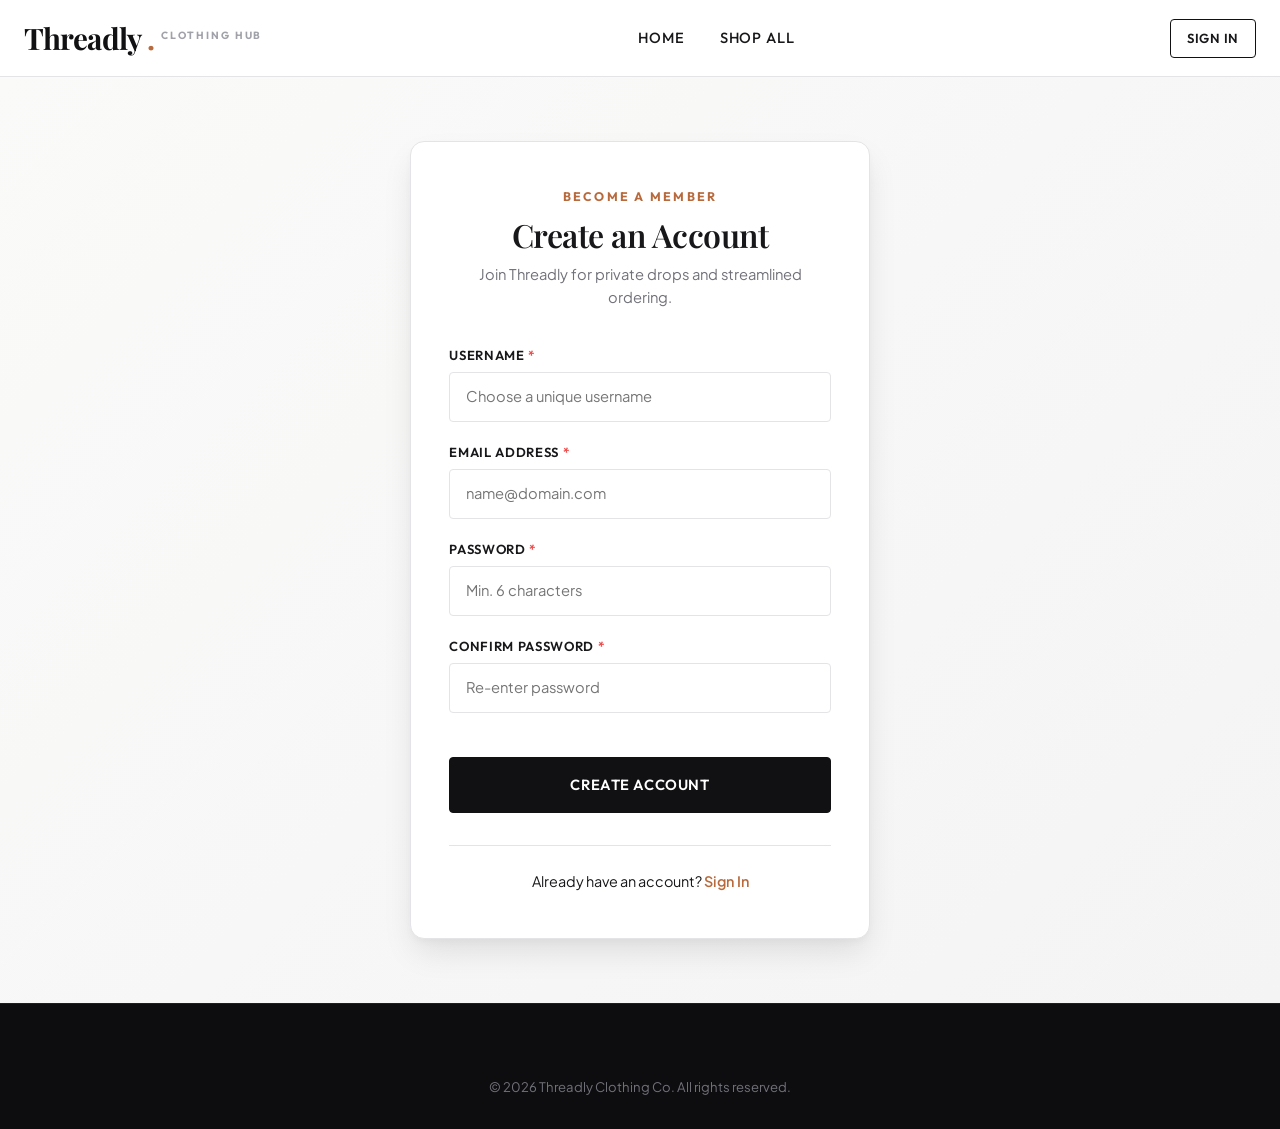
<file: task1_ecom_frontend/register.html>
<!DOCTYPE html>
<html lang="en">
<head>
  <meta charset="UTF-8">
  <meta name="viewport" content="width=device-width, initial-scale=1.0">
  <title>Join Threadly — Register Account</title>
  <meta name="description" content="Create a Threadly account for exclusive capsule access, order history, and tailored sizing recommendations.">
  <link rel="stylesheet" href="css/style.css">
  <link rel="icon" href="data:image/svg+xml,<svg xmlns='http://www.w3.org/2000/svg' viewBox='0 0 100 100'><text y='.9em' font-size='90'>✦</text></svg>">
</head>
<body>

  <!-- Site Navigation -->
  <header class="site-header">
    <div class="container header-inner">
      <a href="index.html" class="brand-logo" aria-label="Threadly Homepage">
        Threadly<span class="logo-dot">.</span>
        <span class="brand-subtext">Clothing Hub</span>
      </a>

      <nav class="nav-menu" aria-label="Primary Navigation">
        <a href="index.html" class="nav-link">Home</a>
        <a href="shop.html" class="nav-link">Shop All</a>
      </nav>

      <div class="header-actions">
        <a href="login.html" class="btn btn-outline btn-sm">Sign In</a>
      </div>
    </div>
  </header>

  <main class="auth-page-container">
    <div class="auth-card">
      <div class="auth-header">
        <span class="section-subtitle">Become a Member</span>
        <h2>Create an Account</h2>
        <p>Join Threadly for private drops and streamlined ordering.</p>
      </div>

      <!-- Feedback Alert Box -->
      <div id="auth-alert" class="auth-alert"></div>

      <form id="register-form">
        <div class="form-group">
          <label for="reg-username" class="form-label">Username <span class="required">*</span></label>
          <input type="text" id="reg-username" class="form-control" placeholder="Choose a unique username" autocomplete="username" required>
        </div>

        <div class="form-group">
          <label for="reg-email" class="form-label">Email Address <span class="required">*</span></label>
          <input type="email" id="reg-email" class="form-control" placeholder="name@domain.com" autocomplete="email" required>
        </div>

        <div class="form-group">
          <label for="reg-password" class="form-label">Password <span class="required">*</span></label>
          <input type="password" id="reg-password" class="form-control" placeholder="Min. 6 characters" autocomplete="new-password" required minlength="6">
        </div>

        <div class="form-group">
          <label for="reg-confirm-password" class="form-label">Confirm Password <span class="required">*</span></label>
          <input type="password" id="reg-confirm-password" class="form-control" placeholder="Re-enter password" autocomplete="new-password" required minlength="6">
        </div>

        <button id="register-submit-btn" type="submit" class="btn btn-primary btn-block" style="margin-top: 1.5rem; padding: 0.95rem;">
          Create Account
        </button>
      </form>

      <div class="auth-footer">
        Already have an account? <a href="login.html">Sign In</a>
      </div>
    </div>
  </main>

  <footer class="site-footer">
    <div class="container text-center">
      <div style="font-size: 0.82rem; color: #71717a;">
        &copy; 2026 Threadly Clothing Co. All rights reserved.
      </div>
    </div>
  </footer>

  <!-- Scripts -->
  <script type="module" src="js/api.js"></script>
  <script type="module" src="js/auth.js"></script>
  <script type="module" src="js/cart.js"></script>
</body>
</html>
</file>
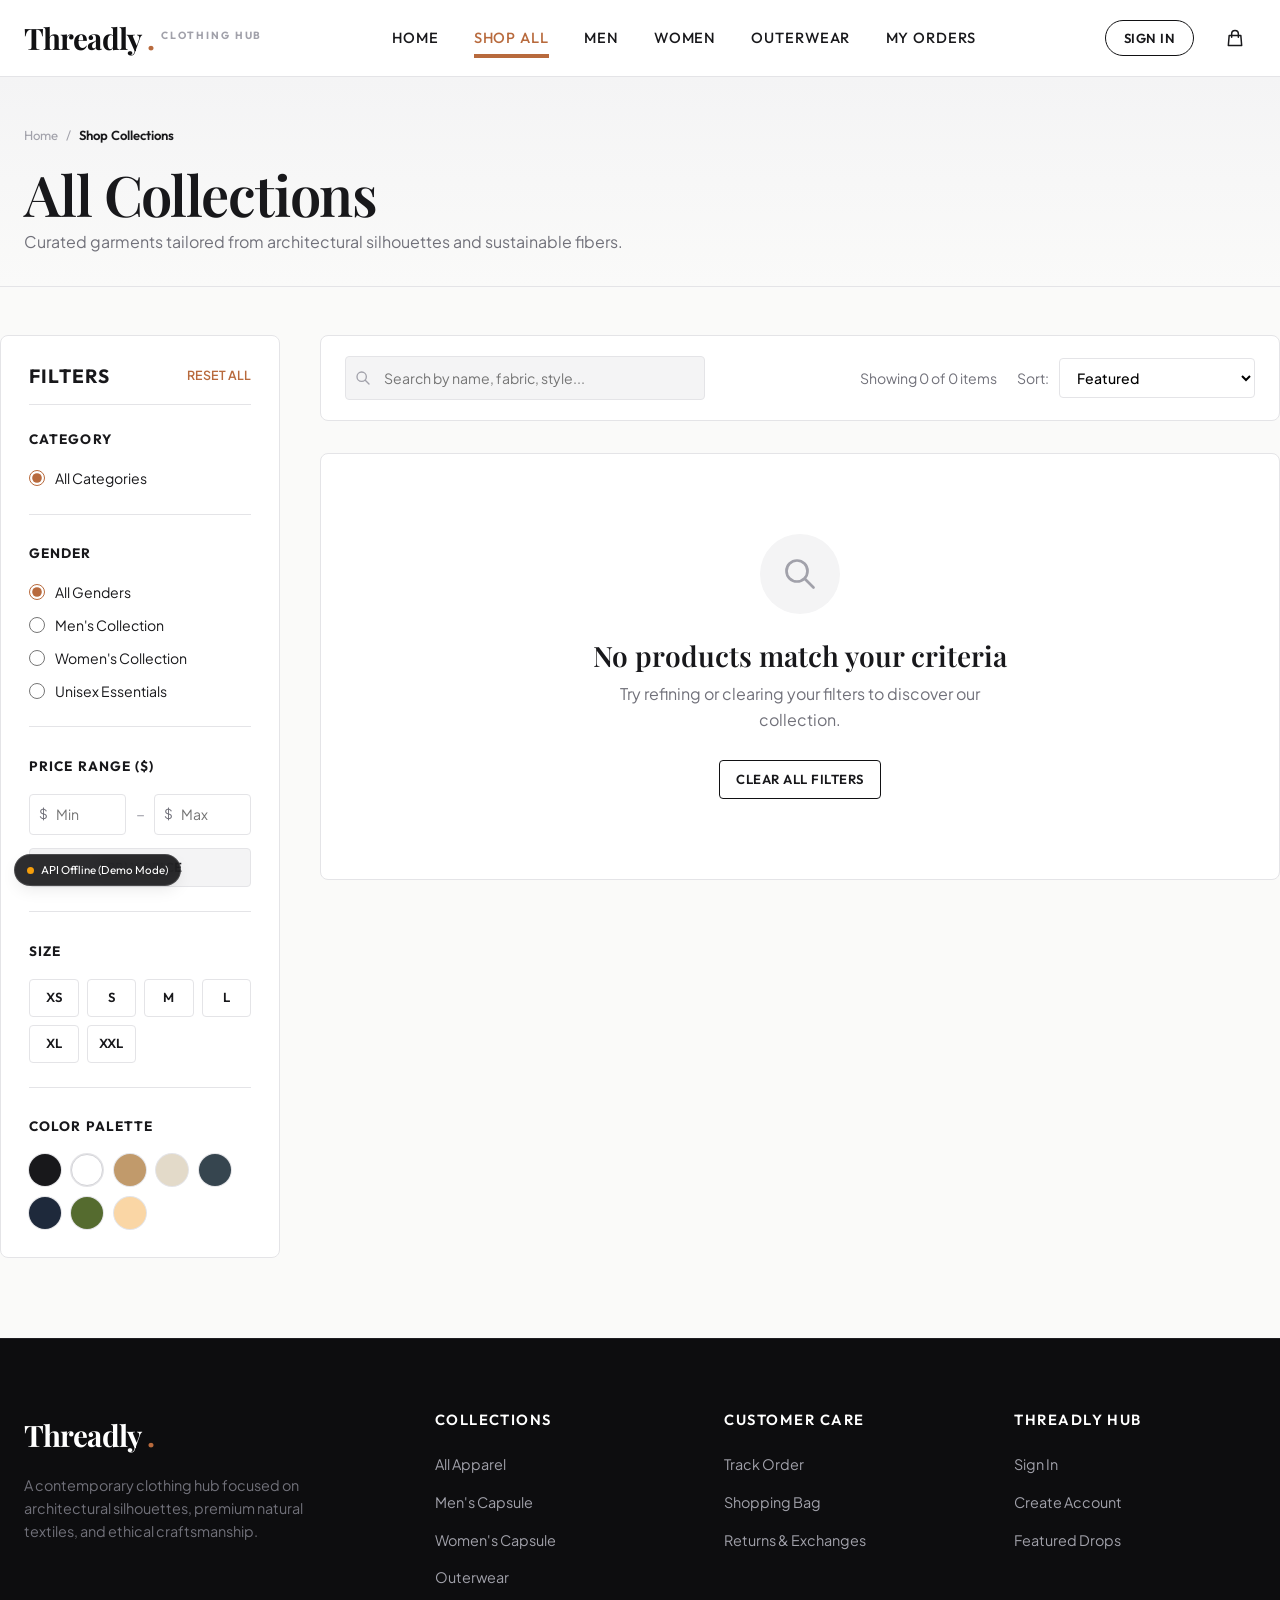
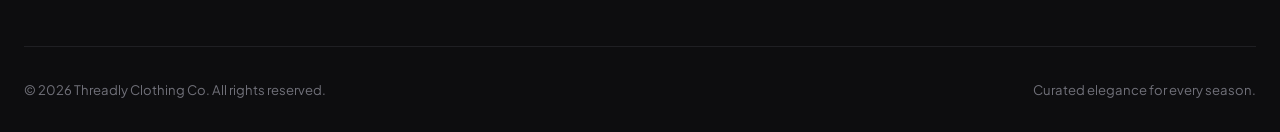
<file: task1_ecom_frontend/shop.html>
<!DOCTYPE html>
<html lang="en">
<head>
  <meta charset="UTF-8">
  <meta name="viewport" content="width=device-width, initial-scale=1.0">
  <title>Shop Collections — Threadly Apparel</title>
  <meta name="description" content="Explore Threadly's full clothing catalog. Filter by category, gender, size, color, and price. Free delivery on orders over $150.">
  <link rel="stylesheet" href="css/style.css">
  <link rel="icon" href="data:image/svg+xml,<svg xmlns='http://www.w3.org/2000/svg' viewBox='0 0 100 100'><text y='.9em' font-size='90'>✦</text></svg>">
</head>
<body>

  <!-- Site Navigation -->
  <header class="site-header">
    <div class="container header-inner">
      <a href="index.html" class="brand-logo" aria-label="Threadly Homepage">
        Threadly<span class="logo-dot">.</span>
        <span class="brand-subtext">Clothing Hub</span>
      </a>

      <nav class="nav-menu" aria-label="Primary Navigation">
        <a href="index.html" class="nav-link">Home</a>
        <a href="shop.html" class="nav-link active">Shop All</a>
        <a href="shop.html?gender=Men" class="nav-link">Men</a>
        <a href="shop.html?gender=Women" class="nav-link">Women</a>
        <a href="shop.html?category=outerwear" class="nav-link">Outerwear</a>
        <a href="orders.html" class="nav-link">My Orders</a>
      </nav>

      <div class="header-actions">
        <div id="navbar-auth-section">
          <a href="login.html" class="btn btn-outline btn-sm" style="border-radius: var(--radius-full);">Sign In</a>
        </div>

        <a href="cart.html" class="icon-btn" title="Shopping Bag" aria-label="Shopping Bag">
          <svg fill="none" stroke="currentColor" viewBox="0 0 24 24">
            <path stroke-linecap="round" stroke-linejoin="round" d="M16 11V7a4 4 0 00-8 0v4M5 9h14l1 12H4L5 9z"/>
          </svg>
          <span class="cart-badge" style="display: none;">0</span>
        </a>

        <button id="hamburger-btn" class="hamburger-btn" aria-label="Open Navigation Menu">
          <span></span>
          <span></span>
          <span></span>
        </button>
      </div>
    </div>
  </header>

  <!-- Mobile Drawer -->
  <div id="mobile-nav-drawer" class="mobile-nav-drawer" role="dialog" aria-modal="true">
    <div class="mobile-drawer-content">
      <button id="mobile-drawer-close" class="mobile-drawer-close" aria-label="Close Navigation Menu">&times;</button>
      <div class="brand-logo" style="margin-bottom: 1rem;">
        Threadly<span class="logo-dot">.</span>
      </div>
      <nav class="mobile-nav-links">
        <a href="index.html">Home</a>
        <a href="shop.html">Shop All</a>
        <a href="shop.html?gender=Men">Men's Wardrobe</a>
        <a href="shop.html?gender=Women">Women's Wardrobe</a>
        <a href="orders.html">Order History</a>
        <a href="cart.html">Shopping Bag</a>
        <a href="login.html">Sign In / Register</a>
      </nav>
    </div>
  </div>

  <main>
    <!-- Banner & Breadcrumbs -->
    <section class="shop-header-banner">
      <div class="container">
        <nav class="breadcrumbs" aria-label="Breadcrumb">
          <a href="index.html">Home</a>
          <span>/</span>
          <span style="color: var(--text-main); font-weight: 600;">Shop Collections</span>
        </nav>
        <h1>All Collections</h1>
        <p>Curated garments tailored from architectural silhouettes and sustainable fibers.</p>
      </div>
    </section>

    <!-- Main Catalog Layout -->
    <div class="container shop-layout">
      <!-- Filter Sidebar -->
      <aside class="filter-sidebar" aria-label="Catalog Filters">
        <div class="filter-header-top">
          <h3>Filters</h3>
          <button id="reset-filters-btn" class="filter-reset-btn" type="button">Reset All</button>
        </div>

        <!-- Category Filter -->
        <div class="filter-group">
          <div class="filter-title">Category</div>
          <div id="category-filter-list" class="filter-options-list">
            <label class="filter-checkbox-label">
              <input type="radio" name="category-filter" value="" checked>
              <span>All Categories</span>
            </label>
          </div>
        </div>

        <!-- Gender Filter -->
        <div class="filter-group">
          <div class="filter-title">Gender</div>
          <div class="filter-options-list">
            <label class="filter-checkbox-label">
              <input type="radio" name="gender-filter" value="" checked>
              <span>All Genders</span>
            </label>
            <label class="filter-checkbox-label">
              <input type="radio" name="gender-filter" value="Men">
              <span>Men's Collection</span>
            </label>
            <label class="filter-checkbox-label">
              <input type="radio" name="gender-filter" value="Women">
              <span>Women's Collection</span>
            </label>
            <label class="filter-checkbox-label">
              <input type="radio" name="gender-filter" value="Unisex">
              <span>Unisex Essentials</span>
            </label>
          </div>
        </div>

        <!-- Price Range Filter -->
        <div class="filter-group">
          <div class="filter-title">Price Range ($)</div>
          <div class="price-range-inputs">
            <div class="price-input-box">
              <span>$</span>
              <input type="number" id="min-price-input" placeholder="Min" min="0">
            </div>
            <span style="color: var(--text-light);">&ndash;</span>
            <div class="price-input-box">
              <span>$</span>
              <input type="number" id="max-price-input" placeholder="Max" min="0">
            </div>
          </div>
          <button id="apply-price-btn" class="btn btn-secondary btn-sm btn-block" style="margin-top: 0.85rem;">Apply Price</button>
        </div>

        <!-- Size Filter -->
        <div class="filter-group">
          <div class="filter-title">Size</div>
          <div class="size-chips-grid">
            <button type="button" class="size-chip" data-size="XS">XS</button>
            <button type="button" class="size-chip" data-size="S">S</button>
            <button type="button" class="size-chip" data-size="M">M</button>
            <button type="button" class="size-chip" data-size="L">L</button>
            <button type="button" class="size-chip" data-size="XL">XL</button>
            <button type="button" class="size-chip" data-size="XXL">XXL</button>
          </div>
        </div>

        <!-- Color Filter -->
        <div class="filter-group">
          <div class="filter-title">Color Palette</div>
          <div class="color-swatches-grid">
            <button type="button" class="color-swatch-filter" data-color="Black" style="background-color: #18181b;" title="Black"></button>
            <button type="button" class="color-swatch-filter" data-color="White" style="background-color: #ffffff; border: 1px solid #d4d4d8;" title="White"></button>
            <button type="button" class="color-swatch-filter" data-color="Camel" style="background-color: #c19a6b;" title="Camel"></button>
            <button type="button" class="color-swatch-filter" data-color="Oatmeal" style="background-color: #e3dac9;" title="Oatmeal"></button>
            <button type="button" class="color-swatch-filter" data-color="Charcoal" style="background-color: #36454f;" title="Charcoal"></button>
            <button type="button" class="color-swatch-filter" data-color="Navy" style="background-color: #1e293b;" title="Navy"></button>
            <button type="button" class="color-swatch-filter" data-color="Olive" style="background-color: #556b2f;" title="Olive"></button>
            <button type="button" class="color-swatch-filter" data-color="Champagne" style="background-color: #fad6a5;" title="Champagne"></button>
          </div>
        </div>
      </aside>

      <!-- Products Content -->
      <section class="shop-content-area">
        <!-- Top Toolbar -->
        <div class="shop-toolbar">
          <div class="shop-search-box">
            <svg fill="none" stroke="currentColor" viewBox="0 0 24 24">
              <path stroke-linecap="round" stroke-linejoin="round" stroke-width="2" d="M21 21l-6-6m2-5a7 7 0 11-14 0 7 7 0 0114 0z"/>
            </svg>
            <input type="text" id="shop-search-input" placeholder="Search by name, fabric, style..." aria-label="Search collection">
          </div>

          <div class="shop-toolbar-right">
            <span id="results-count" class="text-muted" style="font-size: 0.88rem;">Loading products...</span>
            <div class="sort-select-wrapper">
              <label for="shop-sort-select">Sort:</label>
              <select id="shop-sort-select" class="sort-select">
                <option value="">Featured</option>
                <option value="price">Price: Low to High</option>
                <option value="-price">Price: High to Low</option>
                <option value="name">Product Name (A-Z)</option>
              </select>
            </div>
          </div>
        </div>

        <!-- Product Cards Grid -->
        <div id="shop-products-grid" class="products-grid">
          <!-- Populated by shop.js -->
        </div>

        <!-- Pagination Controls -->
        <nav id="shop-pagination" class="pagination-container" aria-label="Catalog pages">
          <!-- Dynamic pagination buttons -->
        </nav>
      </section>
    </div>
  </main>

  <!-- Site Footer -->
  <footer class="site-footer">
    <div class="container">
      <div class="footer-grid">
        <div class="footer-brand">
          <a href="index.html" class="brand-logo">Threadly<span class="logo-dot">.</span></a>
          <p class="footer-desc">
            A contemporary clothing hub focused on architectural silhouettes, premium natural textiles, and ethical craftsmanship.
          </p>
        </div>
        <div class="footer-col">
          <h4>Collections</h4>
          <ul class="footer-links">
            <li><a href="shop.html">All Apparel</a></li>
            <li><a href="shop.html?gender=Men">Men's Capsule</a></li>
            <li><a href="shop.html?gender=Women">Women's Capsule</a></li>
            <li><a href="shop.html?category=outerwear">Outerwear</a></li>
          </ul>
        </div>
        <div class="footer-col">
          <h4>Customer Care</h4>
          <ul class="footer-links">
            <li><a href="orders.html">Track Order</a></li>
            <li><a href="cart.html">Shopping Bag</a></li>
            <li><a href="orders.html">Returns & Exchanges</a></li>
          </ul>
        </div>
        <div class="footer-col">
          <h4>Threadly Hub</h4>
          <ul class="footer-links">
            <li><a href="login.html">Sign In</a></li>
            <li><a href="register.html">Create Account</a></li>
            <li><a href="index.html#featured">Featured Drops</a></li>
          </ul>
        </div>
      </div>
      <div class="footer-bottom">
        <div>&copy; 2026 Threadly Clothing Co. All rights reserved.</div>
        <div>Curated elegance for every season.</div>
      </div>
    </div>
  </footer>

  <!-- Scripts -->
  <script type="module" src="js/api.js"></script>
  <script type="module" src="js/auth.js"></script>
  <script type="module" src="js/cart.js"></script>
  <script type="module" src="js/shop.js"></script>
</body>
</html>
</file>
<file: task1_ecom_frontend/css/style.css>
/* ==========================================================================
   Threadly - Modern Fashion Brand E-Commerce Design System
   Pure CSS3 - Minimal, Elegant, High-End Luxury Aesthetic
   ========================================================================== */

@import url('https://fonts.googleapis.com/css2?family=Outfit:wght@300;400;500;600;700&family=Playfair+Display:ital,wght@0,400;0,600;0,700;1,400&family=Plus+Jakarta+Sans:wght@300;400;500;600;700&display=swap');

/* --- Design Tokens & Variables --- */
:root {
  /* Color Palette */
  --primary: #111113;
  --primary-hover: #27272a;
  --secondary: #3f3f46;
  --accent: #b86a3d; /* Elegant Warm Copper / Terracotta */
  --accent-light: #f7ede8;
  --accent-hover: #9f572e;
  
  --bg-page: #fafaf9;
  --bg-surface: #ffffff;
  --bg-card: #ffffff;
  --bg-muted: #f4f4f5;
  --bg-dark: #111113;

  --text-main: #18181b;
  --text-muted: #71717a;
  --text-light: #a1a1aa;
  --text-inverse: #ffffff;

  --border-light: #e4e4e7;
  --border-focus: #18181b;

  --status-success: #10b981;
  --status-warning: #f59e0b;
  --status-error: #ef4444;
  --status-info: #3b82f6;

  /* Typography */
  --font-body: 'Plus Jakarta Sans', -apple-system, BlinkMacSystemFont, 'Segoe UI', Roboto, sans-serif;
  --font-heading: 'Playfair Display', Georgia, serif;
  --font-accent: 'Outfit', sans-serif;

  /* Elevations & Shadows */
  --shadow-xs: 0 1px 2px 0 rgba(0, 0, 0, 0.05);
  --shadow-sm: 0 2px 6px -1px rgba(0, 0, 0, 0.08);
  --shadow-md: 0 6px 16px -2px rgba(0, 0, 0, 0.08), 0 2px 4px -1px rgba(0, 0, 0, 0.04);
  --shadow-lg: 0 16px 32px -4px rgba(0, 0, 0, 0.1), 0 4px 8px -2px rgba(0, 0, 0, 0.04);
  --shadow-xl: 0 24px 48px -12px rgba(0, 0, 0, 0.15);

  /* Spacing & Radii */
  --radius-sm: 4px;
  --radius-md: 8px;
  --radius-lg: 14px;
  --radius-full: 9999px;

  --header-height: 76px;
  --container-max: 1320px;
  --transition-fast: 0.15s cubic-bezier(0.16, 1, 0.3, 1);
  --transition-smooth: 0.4s cubic-bezier(0.16, 1, 0.3, 1);
  --transition-bounce: 0.5s cubic-bezier(0.34, 1.56, 0.64, 1);
  --transition-gentle: 0.3s cubic-bezier(0.4, 0, 0.2, 1);
}

[data-theme='dark'] {
  --primary: #fafafa;
  --primary-hover: #27272a;
  --secondary: #6b6b80;
  --accent: #d4a853; /* Brighter copper for dark */
  --accent-light: #3d2a15;
  --accent-hover: #b87221;
  
  --bg-page: #111113;
  --bg-surface: #1a1a1f;
  --bg-card: #16161a;
  --bg-muted: #2a2a30;
  --bg-dark: #0f0f12;

  --text-main: #fafafa;
  --text-muted: #a1a1aa;
  --text-light: #71717a;
  --text-inverse: #ffffff;

  --border-light: #3e3e45;
  --border-focus: #fafafa;

  --status-success: #30d158;
  --status-warning: #f8c471;
  --status-error: #ff4757;
  --status-info: #64b5f6;
}

[data-theme='dark'] .nav-link::after {
  background-color: var(--accent);
}

[data-theme='dark'] .brand-logo {
  color: var(--text-inverse);
}

[data-theme='dark'] .brand-subtext {
  color: var(--text-light);
}

[data-theme='dark'] .nav-link {
  color: var(--text-main);
}

[data-theme='dark'] .icon-btn:hover {
  background-color: rgba(255,255,255,0.1);
  color: var(--accent);
}

[data-theme='dark'] .category-card {
  border-color: var(--border-light);
  background-color: var(--bg-card);
}

[data-theme='dark'] .category-card:hover {
  border-color: var(--accent);
  transform: translateY(-6px) rotateX(2deg) scale(1.01);
}

[data-theme='dark'] .category-card:hover img {
  transform: scale(1.08);
}

[data-theme='dark'] .category-card:hover .category-overlay {
  background: linear-gradient(180deg, rgba(0,0,0,0.3) 40%, rgba(17,17,19,0.95) 100%);
}

[data-theme='dark'] .product-card {
  border-color: var(--border-light);
  background-color: var(--bg-card);
}

[data-theme='dark'] .product-card:hover {
  border-color: var(--accent);
  box-shadow: 0 0 0 1px var(--accent),
                  var(--shadow-lg);
}

[data-theme='dark'] .product-image {
  transition: transform 0.6s cubic-bezier(0.16, 1, 0.3, 1);
}

[data-theme='dark'] .product-card:hover .product-image {
  transform: scale(1.07);
}

[data-theme='dark'] .product-badges {
  transition: transform var(--transition-gentle);
}

[data-theme='dark'] .product-card:hover .product-badges {
  transform: translateY(-4px);
}

[data-theme='dark'] .product-category-tag {
  color: var(--text-light);
}

[data-theme='dark'] .product-card:hover .product-category-tag {
  color: var(--accent);
}

[data-theme='dark'] .product-price {
  color: var(--text-main);
}

[data-theme='dark'] .product-card:hover .product-price {
  color: var(--accent);
}

[data-theme='dark'] .product-original-price {
  color: var(--text-light);
  opacity: 0.6;
}

[data-theme='dark'] .product-discount-pill {
  background-color: #4a2c2c;
  color: #fecaca;
}

[data-theme='dark'] .badge-sale {
  background-color: #4a2c2c;
  color: #fecaca;
}

[data-theme='dark'] .badge-new {
  background-color: #3d2a15;
  color: #d4a853;
}

[data-theme='dark'] .badge-featured {
  background-color: #4a2c2c;
  color: #d4a853;
}

/* Dark mode entrance animations */
[data-theme='dark'] .hero-section {
  background: linear-gradient(135deg, #0f0f12 0%, #1a1a1f 100%);
}

[data-theme='dark'] .hero-bg-accent {
  background: radial-gradient(circle, rgba(212,168,83,0.15) 0%, rgba(0,0,0,0) 70%);
}

[data-theme='dark'] .features-strip {
  background-color: var(--bg-surface);
  border-color: var(--border-light);
}

[data-theme='dark'] .feature-item {
  background-color: var(--bg-surface);
}

[data-theme='dark'] .section-header {
  border-color: var(--border-light);
}

[data-theme='dark'] .newsletter-section {
  background-color: var(--bg-dark);
  color: #ffffff;
}

[data-theme='dark'] .newsletter-input {
  background-color: rgba(255,255,255,0.1);
  border-color: var(--border-light);
  color: #ffffff;
}

[data-theme='dark'] .newsletter-input:focus {
  border-color: var(--accent);
  background-color: rgba(255,255,255,0.15);
}

[data-theme='dark'] .newsletter-input::placeholder {
  color: #71717a;
}

[data-theme='dark'] .newsletter-form {
  gap: 0.6rem;
}

[data-theme='dark'] .newsletter-input {
  flex: 1;
  padding: 0.85rem 1.25rem;
  background-color: rgba(255,255,255,0.08);
  border: 1px solid var(--border-light);
  border-radius: var(--radius-sm);
  color: #ffffff;
}

[data-theme='dark'] .newsletter-input:focus {
  outline: none;
  border-color: var(--accent);
  background-color: rgba(255,255,255,0.12);
}

[data-theme='dark'] .newsletter-input::placeholder {
  color: #71717a;
}

[data-theme='dark'] .site-footer {
  background-color: #0d0d0f;
  color: #a1a1aa;
  border-top: 1px solid #1f1f23;
}

[data-theme='dark'] .footer-grid {
  gap: 3rem;
  margin-bottom: 3.5rem;
}

[data-theme='dark'] .footer-brand .brand-logo {
  color: #ffffff;
  margin-bottom: 1rem;
}

[data-theme='dark'] .footer-desc {
  max-width: 320px;
  font-size: 0.9rem;
  margin-bottom: 1.5rem;
}

[data-theme='dark'] .footer-col h4 {
  color: #ffffff;
  font-size: 0.92rem;
  text-transform: uppercase;
  letter-spacing: 0.1em;
  margin-bottom: 1.4rem;
  font-family: var(--font-accent);
}

[data-theme='dark'] .footer-links {
  display: flex;
  flex-direction: column;
  gap: 0.75rem;
}

[data-theme='dark'] .footer-links a {
  font-size: 0.9rem;
  color: #a1a1aa;
}

[data-theme='dark'] .footer-links a:hover {
  color: var(--accent);
  padding-left: 4px;
}

[data-theme='dark'] .footer-bottom {
  display: flex;
  align-items: center;
  justify-content: space-between;
  border-top: 1px solid #1f1f23;
  padding-top: 2rem;
  font-size: 0.82rem;
  color: #71717a;
}

[data-theme='dark'] .footer-socials {
  display: flex;
  gap: 1rem;
}

[data-theme='dark'] .footer-socials a {
  color: #a1a1aa;
  transition: color var(--transition-fast);
}

[data-theme='dark'] .footer-socials a:hover {
  color: var(--accent);
}

[data-theme='dark'] .section-header {
  margin-bottom: 3rem;
}

[data-theme='dark'] .section-header.text-center {
  max-width: 650px;
  margin-left: auto;
  margin-right: auto;
}

[data-theme='dark'] .section-subtitle {
  font-family: var(--font-accent);
  font-size: 0.78rem;
  font-weight: 700;
  text-transform: uppercase;
  letter-spacing: 0.18em;
  color: var(--accent);
  margin-bottom: 0.5rem;
  display: block;
}

[data-theme='dark'] .section-title {
  margin-bottom: 0.8rem;
}

[data-theme='dark'] .site-header {
  background-color: rgba(17,17,19,0.98);
  backdrop-filter: blur(14px);
  -webkit-backdrop-filter: blur(14px);
  border-bottom: 1px solid var(--border-light);
}

[data-theme='dark'] .hero-section {
  position: relative;
  background: linear-gradient(135deg, #0f0f12 0%, #1a1a1f 100%);
  color: #ffffff;
  padding: 6.5rem 0;
  overflow: hidden;
}

[data-theme='dark'] .hero-bg-accent {
  position: absolute;
  top: -20%;
  right: -10%;
  width: 600px;
  height: 600px;
  background: radial-gradient(circle, rgba(212,168,83,0.15) 0%, rgba(0,0,0,0) 70%);
  border-radius: 50%;
  pointer-events: none;
}

[data-theme='dark'] .hero-title {
  color: #ffffff;
}

[data-theme='dark'] .hero-description {
  color: #a1a1aa;
}

[data-theme='dark'] .hero-actions .btn-outline {
  border-color: #52525b;
  color: #ffffff;
}

[data-theme='dark'] .hero-actions .btn-outline:hover {
  background-color: #ffffff;
  color: var(--primary);
  border-color: #ffffff;
}

/* Reduced motion for dark mode */
[data-theme='dark'] .prefers-reduced-motion * {
  transition: none !important;
  animation: none !important;
}

@media (prefers-reduced-motion: reduce) {
  :root {
    --transition-fast: 0.01s;
    --transition-smooth: 0.01s;
    --transition-gentle: 0.01s;
    --transition-bounce: 0.01s;
  }
  .btn::before {
    display: none;
  }
  .product-card::after {
    display: none;
  }
  .hero-image-card img {
    transition: none;
  }
  .nav-link::after {
    transition: none;
  }
}

@keyframes fadeInUp {
  from {
    opacity: 0;
    transform: translateY(20px);
  }
  to {
    opacity: 1;
    transform: translateY(0);
  }
}

@keyframes fadeIn {
  from { opacity: 0; }
  to { opacity: 1; }
}

@keyframes slideInFromLeft {
  from {
    opacity: 0;
    transform: translateX(-30px);
  }
  to {
    opacity: 1;
    transform: translateX(0);
  }
}

@keyframes pulse-glow {
  0%, 100% {
    opacity: 1;
  }
  50% {
    opacity: 0.7;
  }
}

@keyframes bounce-subtle {
  0%, 100% {
    transform: translateY(0);
  }
  50% {
    transform: translateY(-4px);
  }
}

@keyframes shimmer {
  0% {
    background-position: -200% center;
  }
  100% {
    background-position: 200% center;
  }
}

@keyframes float {
  0%, 100% {
    transform: translateY(0);
  }
  50% {
    transform: translateY(-8px);
  }
}

/* --- Reset & Base Styles --- */
*, *::before, *::after {
  box-sizing: border-box;
  margin: 0;
  padding: 0;
}

html {
  font-size: 16px;
  scroll-behavior: smooth;
  -webkit-font-smoothing: antialiased;
  -moz-osx-font-smoothing: grayscale;
}

body {
  font-family: var(--font-body);
  background-color: var(--bg-page);
  color: var(--text-main);
  line-height: 1.6;
  min-height: 100vh;
  display: flex;
  flex-direction: column;
}

img {
  max-width: 100%;
  height: auto;
  display: block;
}

a {
  color: inherit;
  text-decoration: none;
  transition: color var(--transition-fast);
}

button, input, select, textarea {
  font: inherit;
}

button {
  cursor: pointer;
  border: none;
  background: none;
}

ul, ol {
  list-style: none;
}

.container {
  width: 100%;
  max-width: var(--container-max);
  margin-left: auto;
  margin-right: auto;
  padding-left: 1.5rem;
  padding-right: 1.5rem;
}

/* --- Typography Utilities --- */
h1, h2, h3, h4, h5, h6 {
  font-family: var(--font-heading);
  font-weight: 600;
  line-height: 1.25;
  color: var(--text-main);
}

h1 { font-size: clamp(2.2rem, 5vw, 3.5rem); letter-spacing: -0.02em; }
h2 { font-size: clamp(1.8rem, 3.5vw, 2.5rem); letter-spacing: -0.015em; }
h3 { font-size: clamp(1.3rem, 2.5vw, 1.75rem); }
h4 { font-size: 1.2rem; font-family: var(--font-body); }

p {
  color: var(--text-muted);
}

.text-accent { color: var(--accent); }
.text-muted { color: var(--text-muted); }
.text-center { text-align: center; }

/* --- Buttons & UI Elements --- */
.btn {
  display: inline-flex;
  align-items: center;
  justify-content: center;
  gap: 0.6rem;
  padding: 0.85rem 1.85rem;
  font-family: var(--font-accent);
  font-size: 0.92rem;
  font-weight: 600;
  letter-spacing: 0.04em;
  text-transform: uppercase;
  border-radius: var(--radius-sm);
  transition: all var(--transition-gentle);
  cursor: pointer;
  position: relative;
  overflow: hidden;
}

.btn::before {
  content: '';
  position: absolute;
  top: 0;
  left: -100%;
  width: 100%;
  height: 100%;
  background: linear-gradient(90deg, transparent, rgba(255,255,255,0.3), transparent);
  transition: left var(--transition-smooth);
}

.btn:hover::before {
  left: 100%;
}

.btn-primary {
  background-color: var(--primary);
  color: var(--text-inverse);
  border: 1px solid var(--primary);
}
.btn-primary:hover {
  background-color: var(--accent);
  border-color: var(--accent);
  transform: translateY(-3px) scale(1.02);
  box-shadow: var(--shadow-lg), 0 4px 12px rgba(184, 106, 61, 0.3);
}

.btn-primary:active {
  transform: translateY(1px) scale(0.98);
}

.btn-outline {
  background-color: transparent;
  color: var(--text-main);
  border: 1.5px solid var(--primary);
}
.btn-outline:hover {
  background-color: var(--primary);
  color: var(--text-inverse);
  transform: translateY(-3px) scale(1.02);
  box-shadow: var(--shadow-md);
}

.btn-accent {
  background-color: var(--accent);
  color: #fff;
  border: 1px solid var(--accent);
}
.btn-accent:hover {
  background-color: var(--accent-hover);
  border-color: var(--accent-hover);
  transform: translateY(-3px) scale(1.02);
  box-shadow: var(--shadow-md), 0 4px 12px rgba(184, 106, 61, 0.3);
}

.btn-accent:active {
  transform: translateY(1px) scale(0.98);
}

.btn-secondary {
  background-color: var(--bg-muted);
  color: var(--text-main);
  border: 1px solid var(--border-light);
}
.btn-secondary:hover {
  background-color: var(--border-light);
  transform: translateY(-2px);
}

.btn-sm {
  padding: 0.5rem 1rem;
  font-size: 0.82rem;
}

.btn-block {
  width: 100%;
}

.btn:disabled, .btn[disabled] {
  opacity: 0.55;
  cursor: not-allowed;
  transform: none !important;
  box-shadow: none !important;
}

/* Focus-visible state for all buttons */
.btn:focus-visible {
  outline: 2px solid var(--accent);
  outline-offset: 2px;
  border-radius: var(--radius-sm);
}

/* Focus-visible states for form elements */
.form-control:focus-visible {
  outline: 2px solid var(--accent);
  outline-offset: 2px;
  border-radius: var(--radius-sm);
}

 input:focus-visible {
  outline: 2px solid var(--accent);
  outline-offset: 2px;
}

select:focus-visible {
  outline: 2px solid var(--accent);
  outline-offset: 2px;
  border-radius: var(--radius-sm);
}

textarea:focus-visible {
  outline: 2px solid var(--accent);
  outline-offset: 2px;
}

/* Reduced motion support */
averts-reduced-motion * {
  transition: none !important;
  animation: none !important;
}

@media (prefers-reduced-motion: reduce) {
  :root {
    --transition-fast: 0.01s;
    --transition-smooth: 0.01s;
    --transition-gentle: 0.01s;
    --transition-bounce: 0.01s;
  }
  .btn::before {
    display: none;
  }
  .product-card::after {
    display: none;
  }
  .hero-image-card img {
    transition: none;
  }
  .nav-link::after {
    transition: none;
  }
}


/* Badges */
.badge {
  display: inline-flex;
  align-items: center;
  gap: 0.35rem;
  padding: 0.25rem 0.65rem;
  font-family: var(--font-accent);
  font-size: 0.72rem;
  font-weight: 600;
  text-transform: uppercase;
  letter-spacing: 0.05em;
  border-radius: var(--radius-full);
}

.badge-sale {
  background-color: #fee2e2;
  color: #b91c1c;
}
.badge-new {
  background-color: var(--accent-light);
  color: var(--accent);
}
.badge-featured {
  background-color: #fef3c7;
  color: #b45309;
}
.badge-status {
  padding: 0.35rem 0.75rem;
  font-size: 0.75rem;
  font-weight: 600;
  border-radius: var(--radius-sm);
}
.status-pending { background-color: #fef3c7; color: #b45309; }
.status-processing { background-color: #e0f2fe; color: #0369a1; }
.status-shipped { background-color: #ede9fe; color: #6d28d9; }
.status-delivered { background-color: #dcfce7; color: #15803d; }
.status-cancelled { background-color: #fee2e2; color: #b91c1c; }

/* ==========================================================================
   Navigation Bar
   ========================================================================== */
.site-header {
  position: sticky;
  top: 0;
  z-index: 1000;
  background-color: rgba(255, 255, 255, 0.95);
  backdrop-filter: blur(14px);
  -webkit-backdrop-filter: blur(14px);
  border-bottom: 1px solid var(--border-light);
  transition: all var(--transition-fast);
}

.header-inner {
  display: flex;
  align-items: center;
  justify-content: space-between;
  height: var(--header-height);
}

/* Brand Logo */
.brand-logo {
  display: flex;
  align-items: center;
  gap: 0.4rem;
  font-family: var(--font-heading);
  font-size: 1.85rem;
  font-weight: 700;
  letter-spacing: -0.03em;
  color: var(--primary);
}
.brand-logo .logo-dot {
  color: var(--accent);
}
.brand-subtext {
  font-family: var(--font-accent);
  font-size: 0.65rem;
  letter-spacing: 0.18em;
  text-transform: uppercase;
  color: var(--text-light);
  display: block;
  margin-top: -4px;
}

/* Nav Menu */
.nav-menu {
  display: flex;
  align-items: center;
  gap: 2.2rem;
}

.nav-link {
  font-family: var(--font-accent);
  font-size: 0.92rem;
  font-weight: 500;
  color: var(--text-main);
  text-transform: uppercase;
  letter-spacing: 0.06em;
  position: relative;
  padding: 0.5rem 0;
  overflow: visible;
}

.nav-link::after {
  content: '';
  position: absolute;
  bottom: 0;
  left: 0;
  width: 0;
  height: 2px;
  background-color: var(--accent);
  transition: width var(--transition-gentle), left var(--transition-gentle);
  border-radius: 0 0 var(--radius-sm) var(--radius-sm);
}

.nav-link:hover::after,
.nav-link.active::after {
  width: 100%;
  left: 0;
}

.nav-link.active {
  color: var(--accent);
  box-shadow: inset 0 -4px var(--accent);
}

.nav-link:hover {
  color: var(--accent);
}

.nav-link:focus-visible {
  outline: 2px solid var(--accent);
  outline-offset: 2px;
  border-radius: var(--radius-sm);
}

/* Header Utilities */
.header-actions {
  display: flex;
  align-items: center;
  gap: 1.25rem;
}

.icon-btn {
  position: relative;
  display: inline-flex;
  align-items: center;
  justify-content: center;
  width: 42px;
  height: 42px;
  border-radius: var(--radius-full);
  color: var(--text-main);
  transition: background-color var(--transition-fast), color var(--transition-fast);
}
.icon-btn:hover {
  background-color: var(--bg-muted);
  color: var(--accent);
}

.icon-btn svg {
  width: 20px;
  height: 20px;
  stroke-width: 1.8;
}

.cart-badge {
  position: absolute;
  top: 4px;
  right: 4px;
  background-color: var(--accent);
  color: #fff;
  font-family: var(--font-accent);
  font-size: 0.7rem;
  font-weight: 700;
  min-width: 18px;
  height: 18px;
  border-radius: var(--radius-full);
  display: flex;
  align-items: center;
  justify-content: center;
  padding: 0 4px;
  box-shadow: 0 2px 5px rgba(184, 106, 61, 0.4);
}

/* Auth Dropdown in Navbar */
.auth-nav-container {
  position: relative;
}

.auth-dropdown {
  position: absolute;
  top: calc(100% + 8px);
  right: 0;
  background: var(--bg-surface);
  border: 1px solid var(--border-light);
  border-radius: var(--radius-md);
  box-shadow: var(--shadow-lg);
  min-width: 200px;
  padding: 0.5rem;
  display: none;
  flex-direction: column;
  z-index: 100;
  animation: fadeIn 0.2s ease;
}

.auth-dropdown.show {
  display: flex;
}

.auth-user-info {
  padding: 0.65rem 0.85rem;
  border-bottom: 1px solid var(--border-light);
  margin-bottom: 0.35rem;
}
.auth-user-name {
  font-weight: 600;
  font-size: 0.9rem;
  color: var(--text-main);
}
.auth-user-email {
  font-size: 0.75rem;
  color: var(--text-muted);
  word-break: break-all;
}

.dropdown-item {
  display: flex;
  align-items: center;
  gap: 0.6rem;
  padding: 0.6rem 0.85rem;
  font-size: 0.88rem;
  color: var(--text-main);
  border-radius: var(--radius-sm);
  transition: background-color var(--transition-fast);
}
.dropdown-item:hover {
  background-color: var(--bg-muted);
  color: var(--accent);
}

/* Mobile Hamburger Toggle */
.hamburger-btn {
  display: none;
  flex-direction: column;
  justify-content: center;
  gap: 5px;
  width: 40px;
  height: 40px;
  padding: 8px;
}
.hamburger-btn span {
  display: block;
  height: 2px;
  width: 100%;
  background-color: var(--text-main);
  transition: all var(--transition-fast);
}

/* Mobile Drawer */
.mobile-nav-drawer {
  position: fixed;
  top: 0;
  left: 0;
  width: 100%;
  height: 100%;
  background: rgba(0, 0, 0, 0.5);
  backdrop-filter: blur(4px);
  z-index: 2000;
  opacity: 0;
  visibility: hidden;
  transition: all var(--transition-smooth);
}

.mobile-nav-drawer.open {
  opacity: 1;
  visibility: visible;
}

.mobile-drawer-content {
  position: absolute;
  top: 0;
  right: 0;
  width: 80%;
  max-width: 320px;
  height: 100%;
  background: #ffffff;
  padding: 2rem 1.5rem;
  display: flex;
  flex-direction: column;
  gap: 1.5rem;
  transform: translateX(100%);
  transition: transform var(--transition-smooth);
  box-shadow: var(--shadow-xl);
}

.mobile-nav-drawer.open .mobile-drawer-content {
  transform: translateX(0);
}

.mobile-drawer-close {
  align-self: flex-end;
  font-size: 1.5rem;
  color: var(--text-main);
}

.mobile-nav-links {
  display: flex;
  flex-direction: column;
  gap: 1.25rem;
}

.mobile-nav-links a {
  font-family: var(--font-accent);
  font-size: 1.15rem;
  font-weight: 600;
  text-transform: uppercase;
  color: var(--text-main);
  border-bottom: 1px solid var(--border-light);
  padding-bottom: 0.75rem;
}

/* ==========================================================================
   Hero Section
   ========================================================================== */
.hero-section {
  position: relative;
  background: linear-gradient(135deg, #18181b 0%, #09090b 100%);
  color: #ffffff;
  padding: 6.5rem 0;
  overflow: hidden;
}

.hero-bg-accent {
  position: absolute;
  top: -20%;
  right: -10%;
  width: 600px;
  height: 600px;
  background: radial-gradient(circle, rgba(184, 106, 61, 0.22) 0%, rgba(0,0,0,0) 70%);
  border-radius: 50%;
  pointer-events: none;
}

.hero-grid {
  display: grid;
  grid-template-columns: 1.2fr 0.8fr;
  align-items: center;
  gap: 3.5rem;
  position: relative;
  z-index: 1;
}

.hero-subtitle {
  font-family: var(--font-accent);
  font-size: 0.85rem;
  font-weight: 600;
  letter-spacing: 0.2em;
  text-transform: uppercase;
  color: var(--accent);
  margin-bottom: 1rem;
  display: flex;
  align-items: center;
  gap: 0.6rem;
}
.hero-subtitle::before {
  content: '';
  width: 32px;
  height: 1.5px;
  background-color: var(--accent);
}

.hero-title {
  color: #ffffff;
  font-size: clamp(2.6rem, 5.5vw, 4.2rem);
  line-height: 1.12;
  margin-bottom: 1.5rem;
}
.hero-title em {
  font-family: var(--font-heading);
  font-style: italic;
  font-weight: 400;
  color: #e4e4e7;
}

.hero-description {
  font-size: 1.1rem;
  color: #a1a1aa;
  max-width: 540px;
  margin-bottom: 2.2rem;
  line-height: 1.7;
}

.hero-actions {
  display: flex;
  align-items: center;
  gap: 1.2rem;
  flex-wrap: wrap;
}

.hero-actions .btn-outline {
  border-color: #52525b;
  color: #ffffff;
}
.hero-actions .btn-outline:hover {
  background-color: #ffffff;
  color: var(--primary);
  border-color: #ffffff;
}

.hero-image-wrapper {
  position: relative;
}

.hero-image-card {
  position: relative;
  border-radius: var(--radius-lg);
  overflow: hidden;
  box-shadow: var(--shadow-xl);
  border: 1px solid rgba(255, 255, 255, 0.1);
}
.hero-image-card img {
  width: 100%;
  height: 480px;
  object-fit: cover;
  transition: transform 0.6s ease;
}
.hero-image-card:hover img {
  transform: scale(1.03);
}

.hero-image-badge {
  position: absolute;
  bottom: 24px;
  left: 24px;
  background: rgba(17, 17, 19, 0.85);
  backdrop-filter: blur(10px);
  padding: 1rem 1.4rem;
  border-radius: var(--radius-md);
  border: 1px solid rgba(255, 255, 255, 0.15);
}
.hero-badge-title {
  font-family: var(--font-accent);
  font-size: 0.8rem;
  text-transform: uppercase;
  letter-spacing: 0.1em;
  color: var(--accent);
}
.hero-badge-sub {
  font-size: 1.05rem;
  font-weight: 600;
  color: #ffffff;
}

/* Features Strip */
.features-strip {
  background-color: #ffffff;
  border-bottom: 1px solid var(--border-light);
  padding: 2.2rem 0;
}
.features-grid {
  display: grid;
  grid-template-columns: repeat(4, 1fr);
  gap: 2rem;
}
.feature-item {
  display: flex;
  align-items: center;
  gap: 1rem;
}
.feature-icon {
  width: 48px;
  height: 48px;
  background-color: var(--bg-muted);
  border-radius: var(--radius-md);
  display: flex;
  align-items: center;
  justify-content: center;
  color: var(--accent);
  flex-shrink: 0;
}
.feature-icon svg {
  width: 24px;
  height: 24px;
}
.feature-text h4 {
  font-size: 0.95rem;
  font-weight: 600;
  margin-bottom: 0.15rem;
}
.feature-text p {
  font-size: 0.82rem;
  margin: 0;
}

/* Section Header */
.section-header {
  margin-bottom: 3rem;
}
.section-header.text-center {
  max-width: 650px;
  margin-left: auto;
  margin-right: auto;
}
.section-subtitle {
  font-family: var(--font-accent);
  font-size: 0.78rem;
  font-weight: 700;
  text-transform: uppercase;
  letter-spacing: 0.18em;
  color: var(--accent);
  margin-bottom: 0.5rem;
  display: block;
}
.section-title {
  margin-bottom: 0.8rem;
}

/* ==========================================================================
   Shop By Category Section
   ========================================================================== */
.categories-section {
  padding: 5.5rem 0;
  background-color: var(--bg-page);
}

.categories-grid {
  display: grid;
  grid-template-columns: repeat(auto-fit, minmax(240px, 1fr));
  gap: 1.8rem;
}

.category-card {
  position: relative;
  border-radius: var(--radius-md);
  overflow: hidden;
  background-color: #ffffff;
  border: 1px solid var(--border-light);
  aspect-ratio: 3/4;
  cursor: pointer;
  box-shadow: var(--shadow-sm);
  transition: all var(--transition-gentle);
  transform-style: preserve-3d;
}
.category-card:hover {
  transform: translateY(-6px) rotateX(2deg) scale(1.01);
  box-shadow: var(--shadow-lg);
  border-color: var(--accent);
}

.category-card img {
  width: 100%;
  height: 100%;
  object-fit: cover;
  transition: transform 0.6s cubic-bezier(0.16, 1, 0.3, 1);
  transition-delay: 0s;
}
.category-card:hover img {
  transform: scale(1.08);
}

.category-overlay {
  position: absolute;
  inset: 0;
  background: linear-gradient(180deg, rgba(0,0,0,0) 40%, rgba(17,17,19,0.85) 100%);
  display: flex;
  flex-direction: column;
  justify-content: flex-end;
  padding: 1.75rem;
  color: #ffffff;
  transition: background var(--transition-gentle);
}
.category-card:hover .category-overlay {
  background: linear-gradient(180deg, rgba(0,0,0,0) 30%, rgba(17,17,19,0.9) 100%);
}

.category-name {
  font-family: var(--font-heading);
  font-size: 1.5rem;
  color: #ffffff;
  margin-bottom: 0.3rem;
  transition: transform var(--transition-gentle);
}
.category-card:hover .category-name {
  transform: translateY(-2px);
}

.category-link-text {
  font-family: var(--font-accent);
  font-size: 0.8rem;
  font-weight: 600;
  text-transform: uppercase;
  letter-spacing: 0.1em;
  color: var(--accent);
  display: flex;
  align-items: center;
  gap: 0.4rem;
  transition: gap var(--transition-gentle), color var(--transition-gentle);
}
.category-card:hover .category-link-text {
  gap: 0.8rem;
  color: #ffffff;
}

.category-card::before {
  content: '';
  position: absolute;
  top: 0;
  left: 0;
  width: 100%;
  height: 100%;
  background: linear-gradient(135deg, transparent 0%, rgba(184, 106, 61, 0.03) 50%, transparent 100%);
  opacity: 0;
  transition: opacity var(--transition-gentle);
  pointer-events: none;
}
.category-card:hover::before {
  opacity: 1;
}

/* ==========================================================================
   Product Cards & Grid
   ========================================================================== */
.products-section {
  padding: 5.5rem 0;
  background-color: #ffffff;
}

.products-grid {
  display: grid;
  grid-template-columns: repeat(auto-fill, minmax(260px, 1fr));
  gap: 2rem;
}

.product-card {
  background: #ffffff;
  border-radius: var(--radius-md);
  border: 1px solid var(--border-light);
  overflow: hidden;
  display: flex;
  flex-direction: column;
  transition: all var(--transition-gentle);
  position: relative;
  transform-style: preserve-3d;
}
.product-card:hover {
  transform: translateY(-5px) rotateX(3deg);
  box-shadow: var(--shadow-lg);
  border-color: var(--accent);
}

.product-image-container {
  position: relative;
  aspect-ratio: 4/5;
  background-color: var(--bg-muted);
  overflow: hidden;
}

.product-image {
  width: 100%;
  height: 100%;
  object-fit: cover;
  transition: transform 0.6s cubic-bezier(0.16, 1, 0.3, 1);
}
.product-card:hover .product-image {
  transform: scale(1.07);
}

.product-badges {
  position: absolute;
  top: 12px;
  left: 12px;
  display: flex;
  flex-direction: column;
  gap: 6px;
  z-index: 2;
  transition: transform var(--transition-gentle);
}
.product-card:hover .product-badges {
  transform: translateY(-4px);
}

.product-card-actions {
  position: absolute;
  bottom: 12px;
  left: 12px;
  right: 12px;
  display: flex;
  gap: 0.5rem;
  opacity: 0;
  transform: translateY(12px);
  transition: all var(--transition-gentle);
  z-index: 3;
}
.product-card:hover .product-card-actions {
  opacity: 1;
  transform: translateY(0);
}

.product-info {
  padding: 1.25rem;
  display: flex;
  flex-direction: column;
  flex-grow: 1;
}

.product-category-tag {
  font-family: var(--font-accent);
  font-size: 0.72rem;
  font-weight: 600;
  text-transform: uppercase;
  letter-spacing: 0.1em;
  color: var(--text-light);
  margin-bottom: 0.35rem;
  transition: color var(--transition-fast);
}
.product-card:hover .product-category-tag {
  color: var(--accent);
}

.product-title {
  font-family: var(--font-body);
  font-size: 1.05rem;
  font-weight: 600;
  line-height: 1.35;
  color: var(--text-main);
  margin-bottom: 0.6rem;
  display: -webkit-box;
  -webkit-line-clamp: 2;
  -webkit-box-orient: vertical;
  overflow: hidden;
  transition: color var(--transition-fast);
}
.product-title a:hover {
  color: var(--accent);
}

.product-pricing {
  display: flex;
  align-items: baseline;
  gap: 0.6rem;
  margin-top: auto;
}

.product-price {
  font-family: var(--font-accent);
  font-size: 1.15rem;
  font-weight: 700;
  color: var(--text-main);
  transition: color var(--transition-fast);
}
.product-card:hover .product-price {
  color: var(--accent);
}

.product-original-price {
  font-size: 0.9rem;
  color: var(--text-light);
  text-decoration: line-through;
  transition: opacity var(--transition-gentle);
}
.product-card:hover .product-original-price {
  opacity: 0.5;
}

.product-discount-pill {
  font-size: 0.72rem;
  font-weight: 700;
  color: #dc2626;
  background-color: #fee2e2;
  padding: 0.15rem 0.45rem;
  border-radius: var(--radius-sm);
  transition: transform var(--transition-fast);
}
.product-card:hover .product-discount-pill {
  transform: scale(1.1);
}

/* Product card subtle shine effect */
.product-card::after {
  content: '';
  position: absolute;
  top: 0;
  right: 0;
  width: 100px;
  height: 100px;
  background: radial-gradient(circle, rgba(255,255,255,0.1) 0%, transparent 50%);
  pointer-events: none;
  transform: translateX(-100%) translateY(-100%) rotate(45deg);
  transition: transform var(--transition-smooth);
  opacity: 0;
}
.product-card:hover::after {
  transform: translateX(100%) translateY(100%) rotate(45deg);
  opacity: 0.4;
}

/* ==========================================================================
   Editorial Banner Section
   ========================================================================== */
.editorial-section {
  padding: 6rem 0;
  background-color: var(--bg-muted);
}

.editorial-grid {
  display: grid;
  grid-template-columns: 1fr 1fr;
  align-items: center;
  gap: 4rem;
}

.editorial-content h2 {
  margin-bottom: 1.25rem;
}
.editorial-content p {
  margin-bottom: 1.8rem;
  font-size: 1.05rem;
}

.editorial-image-frame {
  position: relative;
  border-radius: var(--radius-lg);
  overflow: hidden;
  box-shadow: var(--shadow-xl);
}
.editorial-image-frame img {
  width: 100%;
  height: 480px;
  object-fit: cover;
}

/* ==========================================================================
   Newsletter Section
   ========================================================================== */
.newsletter-section {
  background-color: var(--bg-dark);
  color: #ffffff;
  padding: 5rem 0;
  text-align: center;
}

.newsletter-box {
  max-width: 600px;
  margin: 0 auto;
}
.newsletter-box h2 {
  color: #ffffff;
  margin-bottom: 0.8rem;
}
.newsletter-box p {
  color: #a1a1aa;
  margin-bottom: 2rem;
}

.newsletter-form {
  display: flex;
  gap: 0.6rem;
}

.newsletter-input {
  flex: 1;
  padding: 0.85rem 1.25rem;
  background-color: rgba(255, 255, 255, 0.08);
  border: 1px solid rgba(255, 255, 255, 0.2);
  border-radius: var(--radius-sm);
  color: #ffffff;
}
.newsletter-input:focus {
  outline: none;
  border-color: var(--accent);
  background-color: rgba(255, 255, 255, 0.12);
}
.newsletter-input::placeholder {
  color: #71717a;
}

/* ==========================================================================
   Footer
   ========================================================================== */
.site-footer {
  background-color: #0d0d0f;
  color: #a1a1aa;
  padding: 4.5rem 0 2rem;
  border-top: 1px solid #1f1f23;
  margin-top: auto;
}

.footer-grid {
  display: grid;
  grid-template-columns: 1.5fr repeat(3, 1fr);
  gap: 3rem;
  margin-bottom: 3.5rem;
}

.footer-brand .brand-logo {
  color: #ffffff;
  margin-bottom: 1rem;
}
.footer-desc {
  max-width: 320px;
  font-size: 0.9rem;
  margin-bottom: 1.5rem;
}

.footer-col h4 {
  color: #ffffff;
  font-size: 0.92rem;
  text-transform: uppercase;
  letter-spacing: 0.1em;
  margin-bottom: 1.4rem;
  font-family: var(--font-accent);
}

.footer-links {
  display: flex;
  flex-direction: column;
  gap: 0.75rem;
}
.footer-links a {
  font-size: 0.9rem;
  color: #a1a1aa;
}
.footer-links a:hover {
  color: var(--accent);
  padding-left: 4px;
}

.footer-bottom {
  display: flex;
  align-items: center;
  justify-content: space-between;
  border-top: 1px solid #1f1f23;
  padding-top: 2rem;
  font-size: 0.82rem;
  color: #71717a;
}

.footer-socials {
  display: flex;
  gap: 1rem;
}
.footer-socials a {
  color: #a1a1aa;
  transition: color var(--transition-fast);
}
.footer-socials a:hover {
  color: var(--accent);
}

/* ==========================================================================
   Shop Page Styles (Filters, Toolbar, Layout)
   ========================================================================== */
.shop-header-banner {
  background: linear-gradient(180deg, #f4f4f5 0%, var(--bg-page) 100%);
  padding: 3rem 0 2rem;
  border-bottom: 1px solid var(--border-light);
}

.breadcrumbs {
  display: flex;
  align-items: center;
  gap: 0.5rem;
  font-size: 0.82rem;
  color: var(--text-light);
  margin-bottom: 0.8rem;
  font-family: var(--font-accent);
}
.breadcrumbs a:hover {
  color: var(--accent);
}

.shop-layout {
  display: grid;
  grid-template-columns: 280px 1fr;
  gap: 2.5rem;
  padding: 3rem 0 5rem;
}

/* Filter Sidebar */
.filter-sidebar {
  background: #ffffff;
  border: 1px solid var(--border-light);
  border-radius: var(--radius-md);
  padding: 1.75rem;
  height: fit-content;
  position: sticky;
  top: calc(var(--header-height) + 1.5rem);
}

.filter-header-top {
  display: flex;
  align-items: center;
  justify-content: space-between;
  padding-bottom: 1rem;
  border-bottom: 1px solid var(--border-light);
  margin-bottom: 1.5rem;
}
.filter-header-top h3 {
  font-size: 1.2rem;
  font-family: var(--font-accent);
  font-weight: 700;
  text-transform: uppercase;
  letter-spacing: 0.05em;
}

.filter-reset-btn {
  font-size: 0.78rem;
  color: var(--accent);
  font-weight: 600;
  text-transform: uppercase;
}
.filter-reset-btn:hover {
  text-decoration: underline;
}

.filter-group {
  margin-bottom: 1.8rem;
  padding-bottom: 1.5rem;
  border-bottom: 1px solid var(--border-light);
}
.filter-group:last-child {
  border-bottom: none;
  margin-bottom: 0;
  padding-bottom: 0;
}

.filter-title {
  font-family: var(--font-accent);
  font-size: 0.85rem;
  font-weight: 700;
  text-transform: uppercase;
  letter-spacing: 0.08em;
  color: var(--text-main);
  margin-bottom: 1rem;
  display: flex;
  align-items: center;
  justify-content: space-between;
}

.filter-options-list {
  display: flex;
  flex-direction: column;
  gap: 0.65rem;
}

.filter-checkbox-label {
  display: flex;
  align-items: center;
  gap: 0.65rem;
  font-size: 0.88rem;
  color: var(--text-main);
  cursor: pointer;
  user-select: none;
}
.filter-checkbox-label input[type="radio"],
.filter-checkbox-label input[type="checkbox"] {
  accent-color: var(--accent);
  width: 16px;
  height: 16px;
}

/* Price Range Inputs */
.price-range-inputs {
  display: flex;
  align-items: center;
  gap: 0.6rem;
  margin-top: 0.8rem;
}
.price-input-box {
  flex: 1;
  position: relative;
}
.price-input-box span {
  position: absolute;
  left: 10px;
  top: 50%;
  transform: translateY(-50%);
  color: var(--text-muted);
  font-size: 0.85rem;
}
.price-input-box input {
  width: 100%;
  padding: 0.5rem 0.5rem 0.5rem 1.6rem;
  border: 1px solid var(--border-light);
  border-radius: var(--radius-sm);
  font-size: 0.88rem;
}

/* Size Chips Filter */
.size-chips-grid {
  display: grid;
  grid-template-columns: repeat(4, 1fr);
  gap: 0.5rem;
}

.size-chip {
  display: flex;
  align-items: center;
  justify-content: center;
  height: 38px;
  border: 1px solid var(--border-light);
  border-radius: var(--radius-sm);
  font-family: var(--font-accent);
  font-size: 0.82rem;
  font-weight: 600;
  color: var(--text-main);
  cursor: pointer;
  transition: all var(--transition-fast);
}
.size-chip:hover {
  border-color: var(--primary);
}
.size-chip.selected {
  background-color: var(--primary);
  color: #ffffff;
  border-color: var(--primary);
}

/* Color Swatches Filter */
.color-swatches-grid {
  display: flex;
  flex-wrap: wrap;
  gap: 0.65rem;
}

.color-swatch-filter {
  position: relative;
  width: 32px;
  height: 32px;
  border-radius: var(--radius-full);
  border: 2px solid transparent;
  cursor: pointer;
  box-shadow: 0 0 0 1px var(--border-light);
  transition: transform var(--transition-fast), border-color var(--transition-fast);
}
.color-swatch-filter:hover {
  transform: scale(1.1);
}
.color-swatch-filter.selected {
  border-color: var(--primary);
  box-shadow: 0 0 0 2px var(--accent);
}

/* Shop Toolbar */
.shop-toolbar {
  display: flex;
  align-items: center;
  justify-content: space-between;
  flex-wrap: wrap;
  gap: 1rem;
  padding: 1.25rem 1.5rem;
  background: #ffffff;
  border: 1px solid var(--border-light);
  border-radius: var(--radius-md);
  margin-bottom: 2rem;
}

.shop-search-box {
  position: relative;
  min-width: 260px;
  flex-grow: 1;
  max-width: 360px;
}
.shop-search-box input {
  width: 100%;
  padding: 0.6rem 1rem 0.6rem 2.4rem;
  border: 1px solid var(--border-light);
  border-radius: var(--radius-sm);
  font-size: 0.88rem;
  background-color: var(--bg-muted);
}
.shop-search-box input:focus {
  background-color: #ffffff;
  border-color: var(--primary);
  outline: none;
}
.shop-search-box svg {
  position: absolute;
  left: 10px;
  top: 50%;
  transform: translateY(-50%);
  color: var(--text-light);
  width: 16px;
  height: 16px;
}

.shop-toolbar-right {
  display: flex;
  align-items: center;
  gap: 1.25rem;
}

.sort-select-wrapper {
  display: flex;
  align-items: center;
  gap: 0.6rem;
  font-size: 0.88rem;
  color: var(--text-muted);
}
.sort-select {
  padding: 0.55rem 1.8rem 0.55rem 0.85rem;
  border: 1px solid var(--border-light);
  border-radius: var(--radius-sm);
  background-color: #ffffff;
  font-size: 0.88rem;
  font-weight: 500;
  cursor: pointer;
}
.sort-select:focus {
  outline: none;
  border-color: var(--primary);
}

/* Pagination */
.pagination-container {
  display: flex;
  align-items: center;
  justify-content: center;
  gap: 0.5rem;
  margin-top: 3.5rem;
}

.pagination-btn {
  display: flex;
  align-items: center;
  justify-content: center;
  min-width: 40px;
  height: 40px;
  padding: 0 0.75rem;
  border: 1px solid var(--border-light);
  border-radius: var(--radius-sm);
  background: #ffffff;
  font-family: var(--font-accent);
  font-size: 0.88rem;
  font-weight: 600;
  color: var(--text-main);
  transition: all var(--transition-fast);
}
.pagination-btn:hover:not(:disabled) {
  border-color: var(--primary);
  color: var(--accent);
}
.pagination-btn.active {
  background-color: var(--primary);
  color: #ffffff;
  border-color: var(--primary);
}
.pagination-btn:disabled {
  opacity: 0.4;
  cursor: not-allowed;
}

/* ==========================================================================
   Product Detail Page
   ========================================================================== */
.product-detail-section {
  padding: 3.5rem 0 5rem;
}

.product-detail-grid {
  display: grid;
  grid-template-columns: 1.1fr 1fr;
  gap: 4rem;
  align-items: start;
}

/* Gallery */
.product-gallery {
  display: flex;
  flex-direction: column;
  gap: 1rem;
}

.main-image-viewport {
  position: relative;
  background-color: #ffffff;
  border: 1px solid var(--border-light);
  border-radius: var(--radius-lg);
  overflow: hidden;
  aspect-ratio: 4/5;
  box-shadow: var(--shadow-sm);
}

.main-image-viewport img {
  width: 100%;
  height: 100%;
  object-fit: cover;
  transition: transform 0.4s ease;
}
.main-image-viewport:hover img {
  transform: scale(1.08);
}

.gallery-thumbnails {
  display: flex;
  gap: 0.8rem;
  overflow-x: auto;
  padding-bottom: 0.5rem;
}

.thumb-item {
  width: 75px;
  height: 90px;
  border-radius: var(--radius-sm);
  border: 2px solid transparent;
  overflow: hidden;
  cursor: pointer;
  flex-shrink: 0;
  opacity: 0.7;
  transition: all var(--transition-fast);
}
.thumb-item:hover, .thumb-item.active {
  opacity: 1;
  border-color: var(--primary);
}
.thumb-item img {
  width: 100%;
  height: 100%;
  object-fit: cover;
}

/* Details Info */
.product-detail-info {
  display: flex;
  flex-direction: column;
}

.detail-category {
  font-family: var(--font-accent);
  font-size: 0.8rem;
  font-weight: 700;
  text-transform: uppercase;
  letter-spacing: 0.15em;
  color: var(--accent);
  margin-bottom: 0.5rem;
}

.detail-title {
  font-size: clamp(1.8rem, 3.5vw, 2.4rem);
  line-height: 1.25;
  margin-bottom: 1rem;
}

.detail-price-row {
  display: flex;
  align-items: baseline;
  gap: 1rem;
  margin-bottom: 1.5rem;
  padding-bottom: 1.5rem;
  border-bottom: 1px solid var(--border-light);
}

.detail-price {
  font-family: var(--font-accent);
  font-size: 2rem;
  font-weight: 700;
  color: var(--text-main);
}

.detail-original-price {
  font-size: 1.2rem;
  color: var(--text-light);
  text-decoration: line-through;
}

.stock-indicator {
  display: inline-flex;
  align-items: center;
  gap: 0.5rem;
  font-size: 0.85rem;
  font-weight: 600;
  margin-bottom: 1.5rem;
}
.stock-dot {
  width: 8px;
  height: 8px;
  border-radius: 50%;
}
.in-stock { color: var(--status-success); }
.in-stock .stock-dot { background-color: var(--status-success); }
.low-stock { color: var(--status-warning); }
.low-stock .stock-dot { background-color: var(--status-warning); }
.out-of-stock { color: var(--status-error); }
.out-of-stock .stock-dot { background-color: var(--status-error); }

.detail-description {
  font-size: 1rem;
  line-height: 1.7;
  color: var(--text-muted);
  margin-bottom: 2rem;
}

/* Swatches Selection */
.selection-box {
  margin-bottom: 1.8rem;
}

.selection-title {
  display: flex;
  align-items: center;
  justify-content: space-between;
  font-family: var(--font-accent);
  font-size: 0.85rem;
  font-weight: 700;
  text-transform: uppercase;
  letter-spacing: 0.08em;
  margin-bottom: 0.8rem;
}
.selection-selected-val {
  color: var(--text-muted);
  font-weight: 500;
}

.detail-color-swatches {
  display: flex;
  gap: 0.8rem;
  flex-wrap: wrap;
}

.detail-color-btn {
  display: flex;
  align-items: center;
  gap: 0.5rem;
  padding: 0.5rem 0.9rem;
  border: 1.5px solid var(--border-light);
  border-radius: var(--radius-sm);
  cursor: pointer;
  background: #ffffff;
  transition: all var(--transition-fast);
}
.detail-color-btn:hover {
  border-color: var(--primary);
}
.detail-color-btn.selected {
  border-color: var(--primary);
  background-color: var(--bg-muted);
  box-shadow: 0 0 0 1px var(--primary);
}
.swatch-color-circle {
  width: 18px;
  height: 18px;
  border-radius: 50%;
  box-shadow: inset 0 0 0 1px rgba(0,0,0,0.15);
}

/* Size Selector Buttons */
.detail-size-grid {
  display: flex;
  flex-wrap: wrap;
  gap: 0.6rem;
}

.detail-size-btn {
  min-width: 52px;
  height: 44px;
  padding: 0 1rem;
  border: 1.5px solid var(--border-light);
  border-radius: var(--radius-sm);
  background: #ffffff;
  font-family: var(--font-accent);
  font-size: 0.9rem;
  font-weight: 600;
  color: var(--text-main);
  display: flex;
  align-items: center;
  justify-content: center;
  cursor: pointer;
  transition: all var(--transition-fast);
}
.detail-size-btn:hover:not(:disabled) {
  border-color: var(--primary);
}
.detail-size-btn.selected {
  background-color: var(--primary);
  color: #ffffff;
  border-color: var(--primary);
}
.detail-size-btn:disabled, .detail-size-btn.out-of-stock {
  opacity: 0.38;
  cursor: not-allowed;
  position: relative;
  text-decoration: line-through;
  background-color: #f4f4f5;
  border-color: #e4e4e7;
}

/* Quantity and Action Row */
.purchase-row {
  display: flex;
  gap: 1rem;
  margin-top: 1rem;
  margin-bottom: 2rem;
}

.qty-stepper {
  display: flex;
  align-items: center;
  border: 1.5px solid var(--border-light);
  border-radius: var(--radius-sm);
  background: #ffffff;
  width: 120px;
  flex-shrink: 0;
}
.qty-btn {
  width: 38px;
  height: 48px;
  display: flex;
  align-items: center;
  justify-content: center;
  font-size: 1.1rem;
  font-weight: 600;
  color: var(--text-main);
}
.qty-btn:hover {
  background-color: var(--bg-muted);
}
.qty-input {
  width: 44px;
  border: none;
  background: transparent;
  text-align: center;
  font-family: var(--font-accent);
  font-weight: 600;
  font-size: 1rem;
}
.qty-input:focus {
  outline: none;
}

.detail-accordion {
  border-top: 1px solid var(--border-light);
  margin-top: 2rem;
}
.accordion-item {
  border-bottom: 1px solid var(--border-light);
}
.accordion-header {
  width: 100%;
  padding: 1.2rem 0;
  display: flex;
  align-items: center;
  justify-content: space-between;
  font-family: var(--font-accent);
  font-size: 0.92rem;
  font-weight: 600;
  text-transform: uppercase;
  letter-spacing: 0.05em;
  color: var(--text-main);
}
.accordion-content {
  padding-bottom: 1.2rem;
  color: var(--text-muted);
  font-size: 0.92rem;
  line-height: 1.6;
  display: none;
}
.accordion-content.show {
  display: block;
}

/* ==========================================================================
   Cart Page Styles
   ========================================================================== */
.cart-section {
  padding: 3.5rem 0 6rem;
}

.cart-layout {
  display: grid;
  grid-template-columns: 1fr 380px;
  gap: 3rem;
  align-items: start;
}

.cart-table-card {
  background: #ffffff;
  border: 1px solid var(--border-light);
  border-radius: var(--radius-md);
  overflow: hidden;
  box-shadow: var(--shadow-sm);
}

.cart-table {
  width: 100%;
  border-collapse: collapse;
}
.cart-table th {
  background-color: var(--bg-muted);
  padding: 1rem 1.25rem;
  text-align: left;
  font-family: var(--font-accent);
  font-size: 0.78rem;
  font-weight: 700;
  text-transform: uppercase;
  letter-spacing: 0.08em;
  color: var(--text-muted);
}
.cart-table td {
  padding: 1.5rem 1.25rem;
  border-bottom: 1px solid var(--border-light);
  vertical-align: middle;
}
.cart-table tr:last-child td {
  border-bottom: none;
}

.cart-product-cell {
  display: flex;
  align-items: center;
  gap: 1.25rem;
}
.cart-product-thumb {
  width: 72px;
  height: 90px;
  border-radius: var(--radius-sm);
  overflow: hidden;
  background-color: var(--bg-muted);
  flex-shrink: 0;
}
.cart-product-thumb img {
  width: 100%;
  height: 100%;
  object-fit: cover;
}
.cart-product-name {
  font-weight: 600;
  font-size: 1rem;
  margin-bottom: 0.25rem;
  color: var(--text-main);
}
.cart-variant-badge {
  font-size: 0.8rem;
  color: var(--text-muted);
  display: flex;
  gap: 0.8rem;
}

.cart-remove-btn {
  color: var(--text-light);
  transition: color var(--transition-fast);
  padding: 0.4rem;
}
.cart-remove-btn:hover {
  color: var(--status-error);
}

/* Order Summary Box */
.summary-card {
  background: #ffffff;
  border: 1px solid var(--border-light);
  border-radius: var(--radius-md);
  padding: 2rem;
  box-shadow: var(--shadow-sm);
  position: sticky;
  top: calc(var(--header-height) + 1.5rem);
}

.summary-title {
  font-family: var(--font-heading);
  font-size: 1.5rem;
  padding-bottom: 1.2rem;
  border-bottom: 1px solid var(--border-light);
  margin-bottom: 1.5rem;
}

.summary-row {
  display: flex;
  justify-content: space-between;
  margin-bottom: 1rem;
  font-size: 0.95rem;
  color: var(--text-muted);
}
.summary-row.total-row {
  border-top: 1px solid var(--border-light);
  padding-top: 1.2rem;
  margin-top: 1.2rem;
  font-size: 1.25rem;
  font-weight: 700;
  color: var(--text-main);
}
.summary-row.total-row .total-amount {
  font-family: var(--font-accent);
  color: var(--accent);
}

.promo-form {
  display: flex;
  gap: 0.5rem;
  margin: 1.5rem 0;
}
.promo-input {
  flex: 1;
  padding: 0.6rem 0.85rem;
  border: 1px solid var(--border-light);
  border-radius: var(--radius-sm);
  font-size: 0.88rem;
}
.promo-input:focus {
  outline: none;
  border-color: var(--primary);
}

/* Empty State */
.empty-state {
  text-align: center;
  padding: 5rem 1.5rem;
  background: #ffffff;
  border-radius: var(--radius-md);
  border: 1px solid var(--border-light);
}
.empty-state-icon {
  width: 80px;
  height: 80px;
  background: var(--bg-muted);
  border-radius: 50%;
  display: flex;
  align-items: center;
  justify-content: center;
  margin: 0 auto 1.5rem;
  color: var(--text-light);
}
.empty-state-icon svg {
  width: 36px;
  height: 36px;
}
.empty-state h3 {
  margin-bottom: 0.5rem;
}
.empty-state p {
  max-width: 400px;
  margin: 0 auto 1.75rem;
}

/* ==========================================================================
   Checkout Page Styles
   ========================================================================== */
.checkout-section {
  padding: 3.5rem 0 6rem;
}

.checkout-grid {
  display: grid;
  grid-template-columns: 1.3fr 1fr;
  gap: 3.5rem;
  align-items: start;
}

.checkout-form-box {
  background: #ffffff;
  border: 1px solid var(--border-light);
  border-radius: var(--radius-md);
  padding: 2.2rem;
  box-shadow: var(--shadow-sm);
}

.checkout-form-box h3 {
  font-size: 1.4rem;
  margin-bottom: 1.5rem;
  padding-bottom: 0.8rem;
  border-bottom: 1px solid var(--border-light);
}

.form-grid {
  display: grid;
  grid-template-columns: 1fr 1fr;
  gap: 1.25rem;
}

.form-group {
  display: flex;
  flex-direction: column;
  gap: 0.4rem;
  margin-bottom: 1.25rem;
}
.form-group.full-width {
  grid-column: span 2;
}

.form-label {
  font-family: var(--font-accent);
  font-size: 0.82rem;
  font-weight: 600;
  text-transform: uppercase;
  letter-spacing: 0.05em;
  color: var(--text-main);
}
.form-label .required {
  color: var(--status-error);
}

.form-control {
  width: 100%;
  padding: 0.75rem 1rem;
  border: 1.5px solid var(--border-light);
  border-radius: var(--radius-sm);
  font-size: 0.92rem;
  background-color: #ffffff;
  color: var(--text-main);
  transition: border-color var(--transition-fast);
}
.form-control:focus {
  outline: none;
  border-color: var(--primary);
}

.payment-method-card {
  border: 1.5px solid var(--accent);
  background-color: var(--accent-light);
  border-radius: var(--radius-md);
  padding: 1.25rem;
  display: flex;
  align-items: flex-start;
  gap: 1rem;
  margin-top: 1rem;
}
.payment-method-card input[type="radio"] {
  margin-top: 4px;
  accent-color: var(--accent);
}
.payment-method-title {
  font-weight: 700;
  font-size: 0.95rem;
  color: var(--text-main);
  margin-bottom: 0.25rem;
}
.payment-method-desc {
  font-size: 0.82rem;
  color: var(--text-muted);
}

/* ==========================================================================
   Auth Pages (Login & Register)
   ========================================================================== */
.auth-page-container {
  min-height: calc(100vh - var(--header-height));
  display: flex;
  align-items: center;
  justify-content: center;
  padding: 4rem 1.5rem;
  background: linear-gradient(135deg, #fafaf9 0%, #f4f4f5 100%);
}

.auth-card {
  width: 100%;
  max-width: 460px;
  background: #ffffff;
  border: 1px solid var(--border-light);
  border-radius: var(--radius-lg);
  padding: 2.8rem 2.4rem;
  box-shadow: var(--shadow-lg);
}

.auth-header {
  text-align: center;
  margin-bottom: 2.2rem;
}
.auth-header h2 {
  font-size: 2rem;
  margin-bottom: 0.5rem;
}
.auth-header p {
  font-size: 0.92rem;
}

.auth-alert {
  padding: 0.85rem 1rem;
  border-radius: var(--radius-sm);
  font-size: 0.88rem;
  margin-bottom: 1.5rem;
  display: none;
}
.auth-alert.error {
  display: block;
  background-color: #fee2e2;
  color: #b91c1c;
  border: 1px solid #fca5a5;
}
.auth-alert.success {
  display: block;
  background-color: #dcfce7;
  color: #15803d;
  border: 1px solid #86efac;
}

.auth-footer {
  text-align: center;
  margin-top: 2rem;
  padding-top: 1.5rem;
  border-top: 1px solid var(--border-light);
  font-size: 0.9rem;
}
.auth-footer a {
  color: var(--accent);
  font-weight: 600;
}
.auth-footer a:hover {
  text-decoration: underline;
}

/* ==========================================================================
   Orders Page
   ========================================================================== */
.orders-section {
  padding: 3.5rem 0 6rem;
}

.order-card {
  background: #ffffff;
  border: 1px solid var(--border-light);
  border-radius: var(--radius-md);
  margin-bottom: 1.75rem;
  box-shadow: var(--shadow-sm);
  overflow: hidden;
}

.order-card-header {
  background-color: var(--bg-muted);
  padding: 1.2rem 1.75rem;
  display: flex;
  align-items: center;
  justify-content: space-between;
  flex-wrap: wrap;
  gap: 1rem;
  border-bottom: 1px solid var(--border-light);
}

.order-header-meta {
  display: flex;
  align-items: center;
  gap: 2rem;
  flex-wrap: wrap;
}
.order-meta-item {
  display: flex;
  flex-direction: column;
}
.order-meta-label {
  font-family: var(--font-accent);
  font-size: 0.72rem;
  font-weight: 700;
  text-transform: uppercase;
  letter-spacing: 0.08em;
  color: var(--text-light);
}
.order-meta-value {
  font-size: 0.92rem;
  font-weight: 600;
  color: var(--text-main);
}

.order-items-list {
  padding: 1.5rem 1.75rem;
  display: flex;
  flex-direction: column;
  gap: 1.25rem;
}

.order-item-row {
  display: flex;
  align-items: center;
  justify-content: space-between;
  padding-bottom: 1.25rem;
  border-bottom: 1px solid var(--border-light);
}
.order-item-row:last-child {
  border-bottom: none;
  padding-bottom: 0;
}

.order-item-detail {
  display: flex;
  align-items: center;
  gap: 1.25rem;
}
.order-item-thumb {
  width: 60px;
  height: 75px;
  border-radius: var(--radius-sm);
  background-color: var(--bg-muted);
  overflow: hidden;
  flex-shrink: 0;
}
.order-item-thumb img {
  width: 100%;
  height: 100%;
  object-fit: cover;
}

.order-card-footer {
  background-color: #fafaf9;
  padding: 1rem 1.75rem;
  border-top: 1px solid var(--border-light);
  display: flex;
  justify-content: space-between;
  align-items: center;
  font-size: 0.88rem;
}

/* ==========================================================================
   Loading Skeletons & Spinners
   ========================================================================== */
.skeleton {
  background: linear-gradient(90deg, #f0f0f2 25%, #e6e6e9 50%, #f0f0f2 75%);
  background-size: 200% 100%;
  animation: shimmer 1.5s infinite;
  border-radius: var(--radius-sm);
}

@keyframes shimmer {
  0% { background-position: 200% 0; }
  100% { background-position: -200% 0; }
}

.skeleton-card {
  height: 380px;
  border-radius: var(--radius-md);
}

.spinner {
  width: 20px;
  height: 20px;
  border: 2px solid rgba(255, 255, 255, 0.3);
  border-radius: 50%;
  border-top-color: #ffffff;
  animation: spin 0.7s linear infinite;
}

@keyframes spin {
  to { transform: rotate(360deg); }
}

/* ==========================================================================
   Toast Notifications
   ========================================================================== */
.toast-container {
  position: fixed;
  bottom: 24px;
  right: 24px;
  display: flex;
  flex-direction: column;
  gap: 0.75rem;
  z-index: 9999;
  pointer-events: none;
}

.toast {
  pointer-events: auto;
  display: flex;
  align-items: center;
  gap: 0.85rem;
  min-width: 300px;
  max-width: 420px;
  padding: 1rem 1.25rem;
  background: #ffffff;
  color: var(--text-main);
  border-radius: var(--radius-md);
  box-shadow: var(--shadow-xl);
  border-left: 4px solid var(--primary);
  transform: translateY(20px);
  opacity: 0;
  transition: all 0.3s cubic-bezier(0.16, 1, 0.3, 1);
}

.toast.show {
  transform: translateY(0);
  opacity: 1;
}

.toast.toast-success { border-left-color: var(--status-success); }
.toast.toast-error { border-left-color: var(--status-error); }
.toast.toast-warning { border-left-color: var(--status-warning); }
.toast.toast-info { border-left-color: var(--status-info); }

.toast-icon {
  flex-shrink: 0;
  display: flex;
  align-items: center;
}
.toast-success .toast-icon { color: var(--status-success); }
.toast-error .toast-icon { color: var(--status-error); }
.toast-info .toast-icon { color: var(--status-info); }

.toast-message {
  font-size: 0.9rem;
  font-weight: 500;
  flex: 1;
}

/* Modal */
.modal-overlay {
  position: fixed;
  inset: 0;
  background: rgba(0, 0, 0, 0.65);
  backdrop-filter: blur(4px);
  display: flex;
  align-items: center;
  justify-content: center;
  padding: 1.5rem;
  z-index: 5000;
  opacity: 0;
  visibility: hidden;
  transition: all var(--transition-fast);
}

.modal-overlay.open {
  opacity: 1;
  visibility: visible;
}

.modal-card {
  background: #ffffff;
  border-radius: var(--radius-lg);
  max-width: 500px;
  width: 100%;
  padding: 2.5rem;
  text-align: center;
  transform: scale(0.92);
  transition: transform var(--transition-smooth);
  box-shadow: var(--shadow-xl);
}

.modal-overlay.open .modal-card {
  transform: scale(1);
}

.modal-success-icon {
  width: 72px;
  height: 72px;
  background-color: #dcfce7;
  color: var(--status-success);
  border-radius: 50%;
  display: flex;
  align-items: center;
  justify-content: center;
  margin: 0 auto 1.5rem;
}
.modal-success-icon svg {
  width: 36px;
  height: 36px;
}

/* API Status Indicator Badge */
.api-status-badge {
  position: fixed;
  bottom: 14px;
  left: 14px;
  z-index: 999;
  font-size: 0.72rem;
  font-family: var(--font-accent);
  padding: 0.35rem 0.75rem;
  border-radius: var(--radius-full);
  background: rgba(17, 17, 19, 0.88);
  color: #ffffff;
  backdrop-filter: blur(8px);
  display: flex;
  align-items: center;
  gap: 0.45rem;
  box-shadow: var(--shadow-md);
  border: 1px solid rgba(255, 255, 255, 0.15);
}
.api-dot {
  width: 7px;
  height: 7px;
  border-radius: 50%;
}
.api-dot.connected { background-color: #10b981; }
.api-dot.offline { background-color: #f59e0b; }

/* ==========================================================================
   Responsive Breakpoints
   ========================================================================== */
@media (max-width: 1024px) {
  .hero-grid {
    grid-template-columns: 1fr;
    text-align: center;
    gap: 3rem;
  }
  .hero-subtitle {
    justify-content: center;
  }
  .hero-description {
    margin-left: auto;
    margin-right: auto;
  }
  .hero-actions {
    justify-content: center;
  }
  .hero-image-card img {
    height: 380px;
  }
  .features-grid {
    grid-template-columns: repeat(2, 1fr);
  }
  .shop-layout {
    grid-template-columns: 1fr;
  }
  .filter-sidebar {
    position: static;
  }
  .product-detail-grid {
    grid-template-columns: 1fr;
    gap: 2.5rem;
  }
  .cart-layout {
    grid-template-columns: 1fr;
  }
  .checkout-grid {
    grid-template-columns: 1fr;
  }
  .footer-grid {
    grid-template-columns: 1fr 1fr;
  }
}

@media (max-width: 768px) {
  .nav-menu {
    display: none;
  }
  .hamburger-btn {
    display: flex;
  }
  .features-grid {
    grid-template-columns: 1fr;
  }
  .editorial-grid {
    grid-template-columns: 1fr;
  }
  .newsletter-form {
    flex-direction: column;
  }
  .footer-grid {
    grid-template-columns: 1fr;
    gap: 2rem;
  }
  .footer-bottom {
    flex-direction: column;
    gap: 1rem;
    text-align: center;
  }
  .form-grid {
    grid-template-columns: 1fr;
  }
  .form-group.full-width {
    grid-column: span 1;
  }
  .cart-table thead {
    display: none;
  }
  .cart-table, .cart-table tbody, .cart-table tr, .cart-table td {
    display: block;
    width: 100%;
  }
  .cart-table tr {
    padding: 1.25rem 0;
    border-bottom: 1px solid var(--border-light);
  }
  .cart-table td {
    padding: 0.5rem 1rem;
    border: none;
    display: flex;
    justify-content: space-between;
    align-items: center;
  }
  .cart-product-cell {
    width: 100%;
  }
}
</file>
